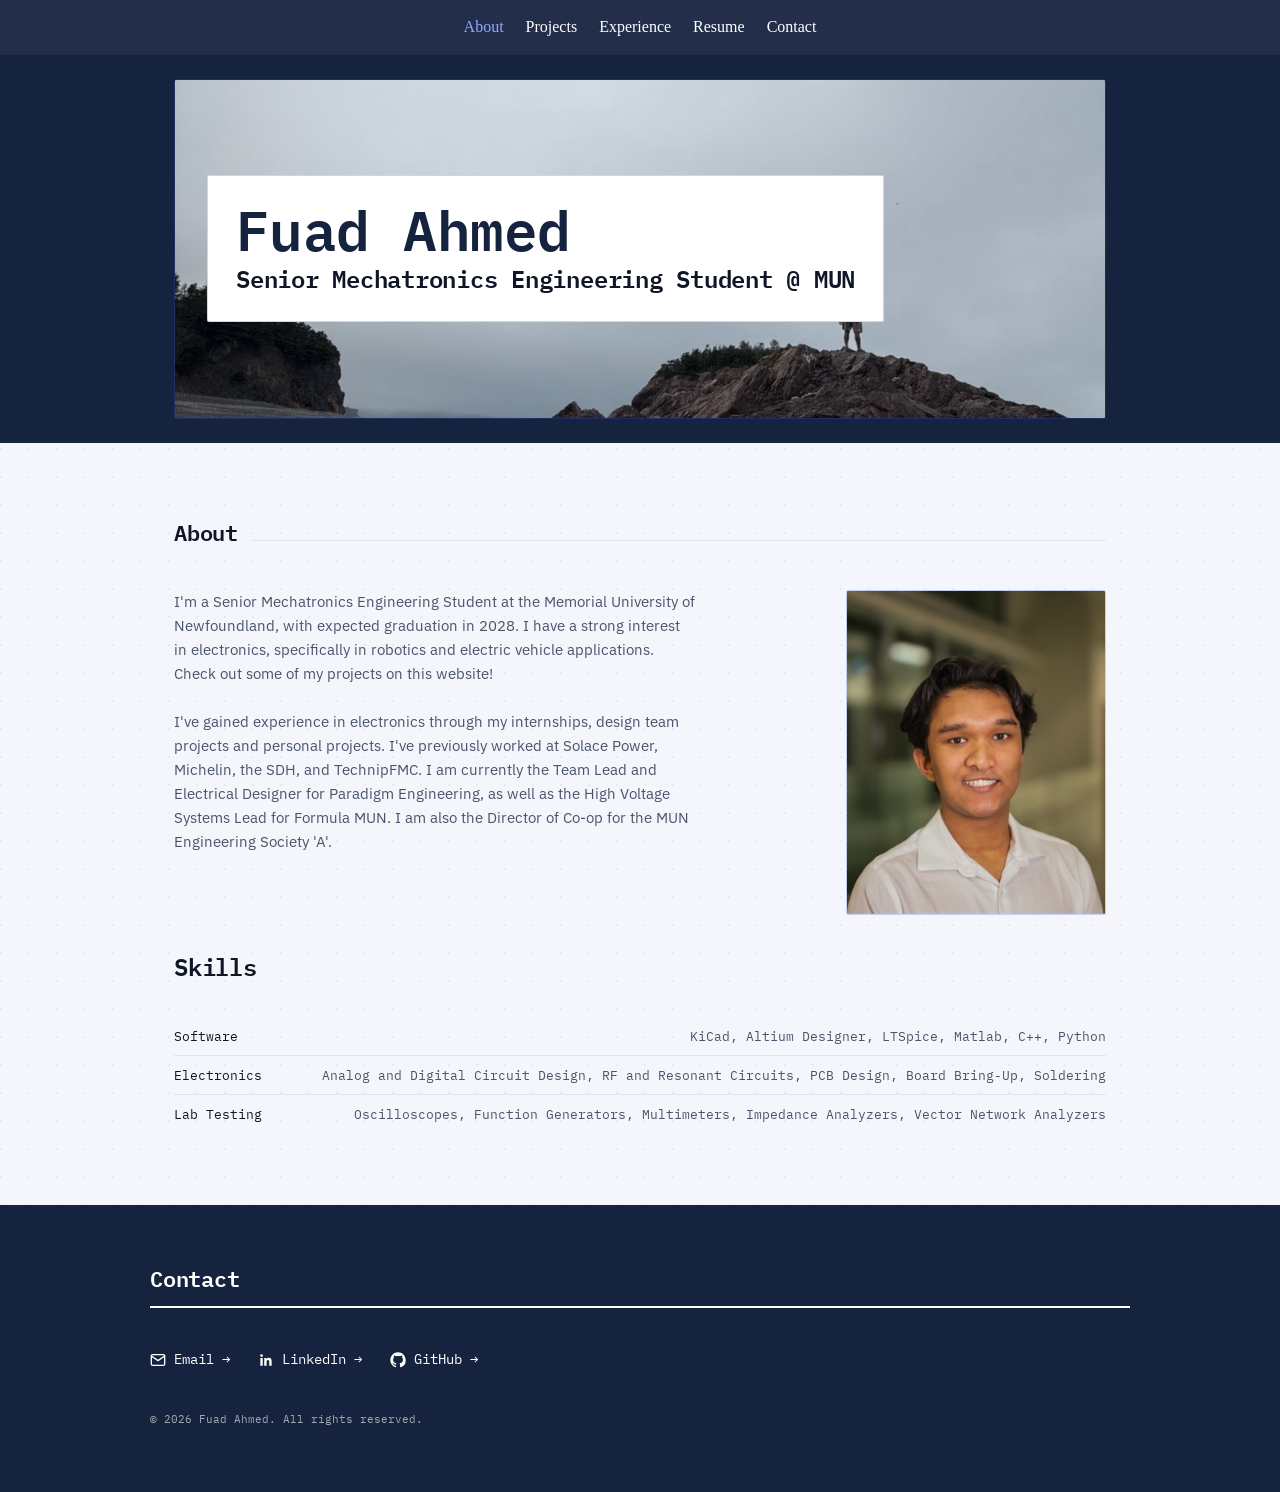
<file: index.html>
<!DOCTYPE html>
<html lang="en">
<head>
<meta charset="UTF-8">
<meta name="viewport" content="width=device-width, initial-scale=1.0">
<title>Fuad Ahmed</title>
<link rel="icon" href="fa-icon.svg" type="image/svg+xml">
<link rel="icon" href="fa-icon.ico" type="image/x-icon">
<link rel="preconnect" href="https://fonts.googleapis.com">
<link rel="preconnect" href="https://fonts.gstatic.com" crossorigin>
<link href="https://fonts.googleapis.com/css2?family=IBM+Plex+Mono:wght@400;500;600;700&family=IBM+Plex+Sans:wght@400;500;600&display=swap" rel="stylesheet">
<link rel="stylesheet" href="style.css">
</head>
<body>

<header class="site-nav">
  <div class="nav-inner">
    <nav class="nav-links">
      <a href="index.html" class="active">About</a>
      <a href="projects.html">Projects</a>
      <a href="experience.html">Experience</a>
      <a href="resume.html">Resume</a>
      <a href="#contact">Contact</a>
    </nav>
  </div>
</header>

<main class="wrap">

  <!-- ============ HERO ============ -->
  <section class="hero">
    <div class="hero-inner">
      <div class="hero-banner">
        <div class="hero-bg-carousel">
          <div class="hero-bg-slide is-active" style="background-image: url('Images/Nature/Chance Cove.JPG')"></div>
          <div class="hero-bg-slide" style="background-image: url('Images/Nature/Chance Cove Beach.jpeg')"></div>
          <div class="hero-bg-slide" style="background-image: url('Images/Nature/La Manche Bridge.jpeg')"></div>
          <div class="hero-bg-slide" style="background-image: url('Images/Nature/Butterpot Big Pond.jpeg')"></div>
        </div>
        <div class="hero-text">
          <h1>Fuad Ahmed</h1>
          <h2>Senior Mechatronics Engineering Student @ MUN</h2>
        </div>
      </div>
    </div>
  </section>

  <!-- ============ ABOUT ============ -->
  <section class="section" id="about-content">
    <div class="section-head">
      <h2>About</h2>
      <div class="rule"></div>
    </div>
    <div class="about-grid">
      <div class="about-top">
        <div class="about-copy">
          <p>I'm a Senior Mechatronics Engineering Student at the Memorial University of Newfoundland, 
            with expected graduation in 2028. I have a strong interest in electronics, specifically in robotics and electric vehicle
            applications. Check out some of my projects on this website! <br>
            <br>
            I've gained experience in electronics through my internships, design team projects and personal projects. 
            I've previously worked at Solace Power, Michelin, the SDH, and TechnipFMC. 
            I am currently the Team Lead and Electrical Designer for Paradigm Engineering, as well as the High Voltage Systems Lead
            for Formula MUN. I am also the Director of Co-op for the MUN Engineering Society 'A'.
          </p>
        </div>
        <img class="about-photo" src="Images/Fuad Ahmed .jpg" alt="Fuad Ahmed">
      </div>
      <h2>Skills</h2>
      <ul class="skill-list">
        <li><span>Software</span><span>KiCad, Altium Designer, LTSpice, Matlab, C++, Python</span></li>
        <li><span>Electronics</span><span>Analog and Digital Circuit Design, RF and Resonant Circuits, PCB Design, Board Bring-Up, Soldering</span></li>
        <li><span>Lab Testing</span><span>Oscilloscopes, Function Generators, Multimeters, Impedance Analyzers, Vector Network Analyzers</span></li>
      </ul>
    </div>
  </section>

  <!-- ============ CONTACT ============ -->
  <footer id="contact">
    <div class="section-head">
      <h2>Contact</h2>
      <div class="rule"></div>
    </div>
    <div class="contact-row">
      <a href="mailto:fahmed22@mun.ca"><svg viewBox="0 0 24 24" fill="none" stroke="currentColor" stroke-width="2" stroke-linecap="round" stroke-linejoin="round"><rect x="2" y="4" width="20" height="16" rx="2"></rect><path d="m22 6-10 7L2 6"></path></svg>Email →</a>
      <a href="www.linkedin.com/in/fuad-ahmed226"><svg viewBox="0 0 24 24" fill="currentColor"><path d="M20.45 20.45h-3.55v-5.57c0-1.33-.02-3.03-1.85-3.03-1.85 0-2.14 1.44-2.14 2.94v5.66H9.36V9h3.41v1.56h.05c.47-.9 1.63-1.85 3.36-1.85 3.6 0 4.27 2.37 4.27 5.46v6.28zM5.34 7.43a2.06 2.06 0 1 1 0-4.12 2.06 2.06 0 0 1 0 4.12zM7.12 20.45H3.56V9h3.56v11.45z"/></svg>LinkedIn →</a>
      <a href="https://github.com/FAhmed1I"><svg viewBox="0 0 24 24" fill="currentColor"><path d="M12 .5C5.73.5.5 5.73.5 12c0 5.08 3.29 9.39 7.86 10.91.58.11.79-.25.79-.56 0-.28-.01-1.02-.02-2-3.2.7-3.88-1.54-3.88-1.54-.53-1.34-1.29-1.7-1.29-1.7-1.05-.72.08-.71.08-.71 1.16.08 1.77 1.19 1.77 1.19 1.03 1.77 2.71 1.26 3.37.96.1-.75.4-1.26.73-1.55-2.55-.29-5.23-1.28-5.23-5.69 0-1.26.45-2.29 1.19-3.09-.12-.29-.52-1.46.11-3.05 0 0 .97-.31 3.18 1.18a11.1 11.1 0 0 1 2.9-.39c.98.01 1.97.13 2.9.39 2.2-1.49 3.17-1.18 3.17-1.18.63 1.59.23 2.76.11 3.05.74.8 1.19 1.83 1.19 3.09 0 4.42-2.69 5.39-5.25 5.68.41.36.78 1.06.78 2.15 0 1.55-.01 2.8-.01 3.18 0 .31.21.68.8.56A10.51 10.51 0 0 0 23.5 12C23.5 5.73 18.27.5 12 .5z"/></svg>GitHub →</a>
    </div>
    <p class="fine">© 2026 Fuad Ahmed. All rights reserved.</p>
  </footer>

</main>

<script>
  // Hero background carousel — auto-advances through .hero-bg-slide
  // elements; does nothing if there's only one.
  const heroSlides = document.querySelectorAll('.hero-bg-slide');
  if (heroSlides.length > 1) {
    let heroIndex = 0;
    setInterval(() => {
      heroSlides[heroIndex].classList.remove('is-active');
      heroIndex = (heroIndex + 1) % heroSlides.length;
      heroSlides[heroIndex].classList.add('is-active');
    }, 6000);
  }
</script>

</body>
</html>
</file>
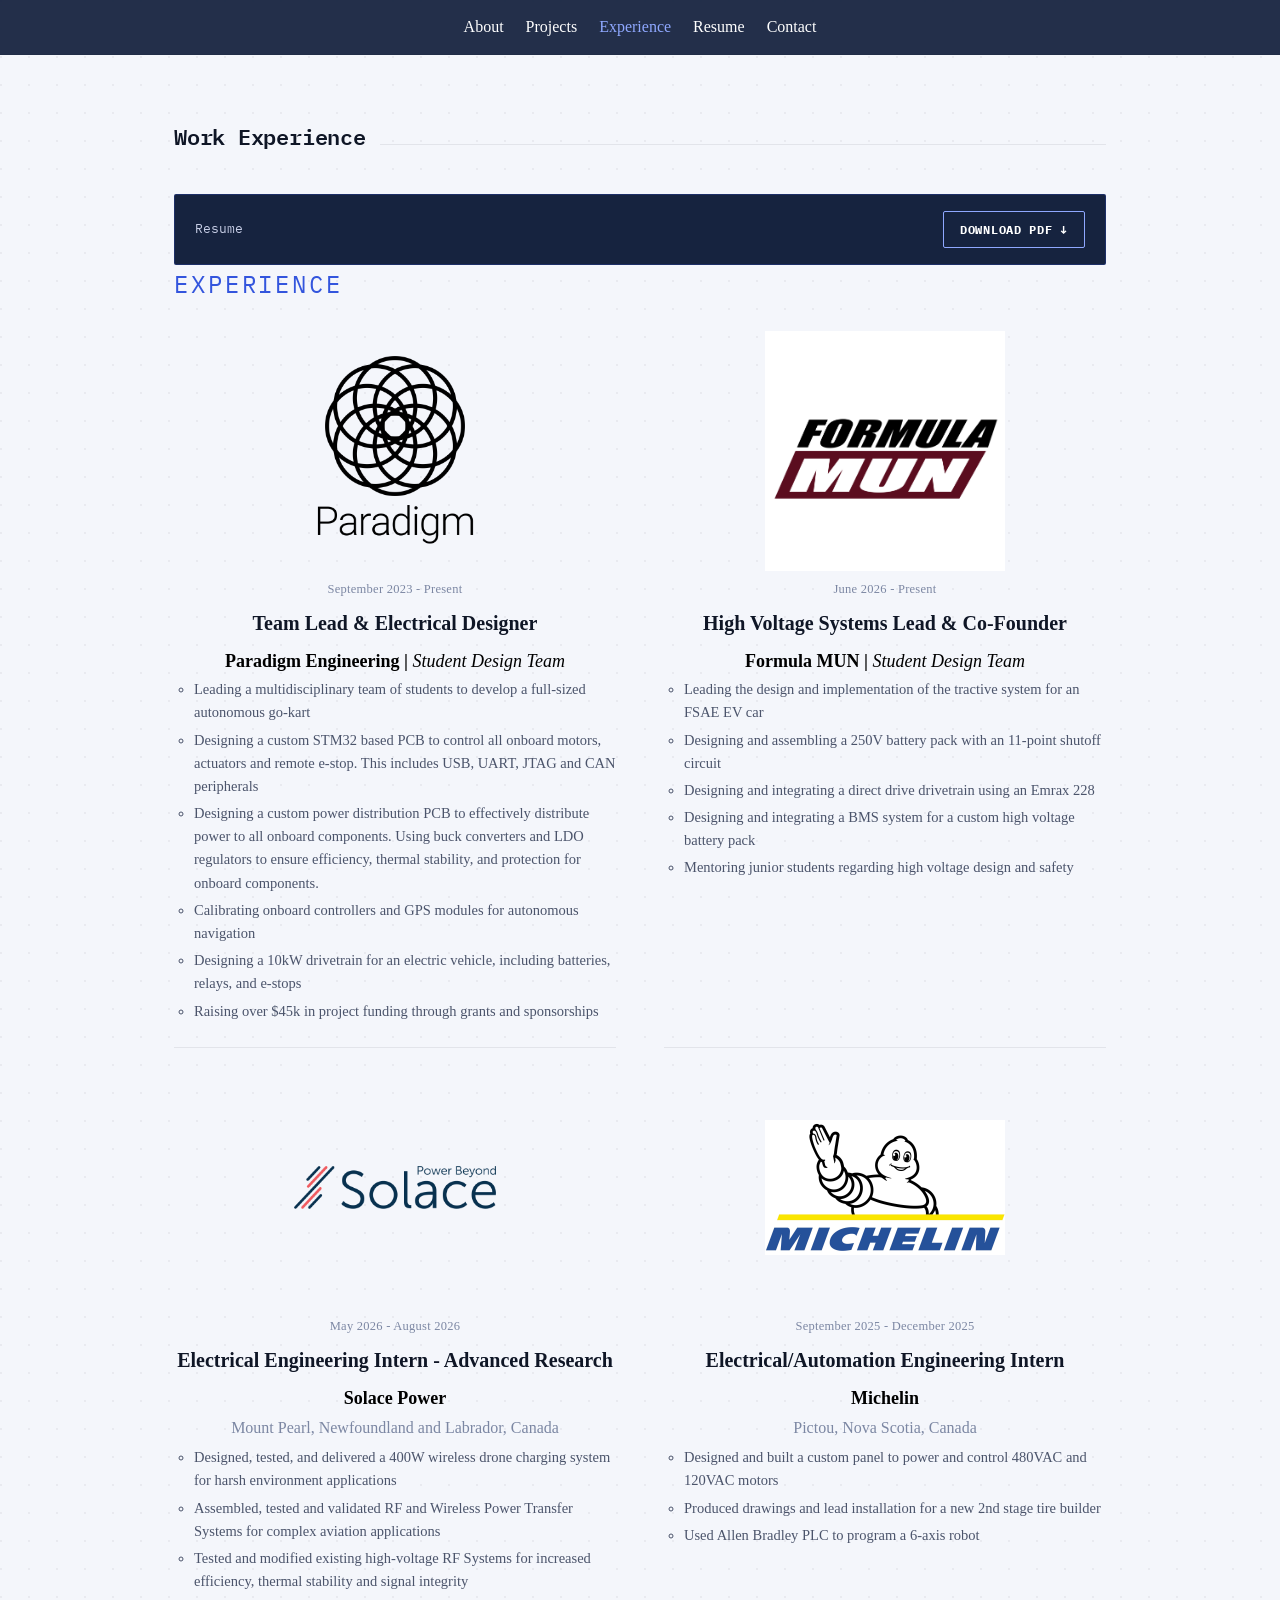
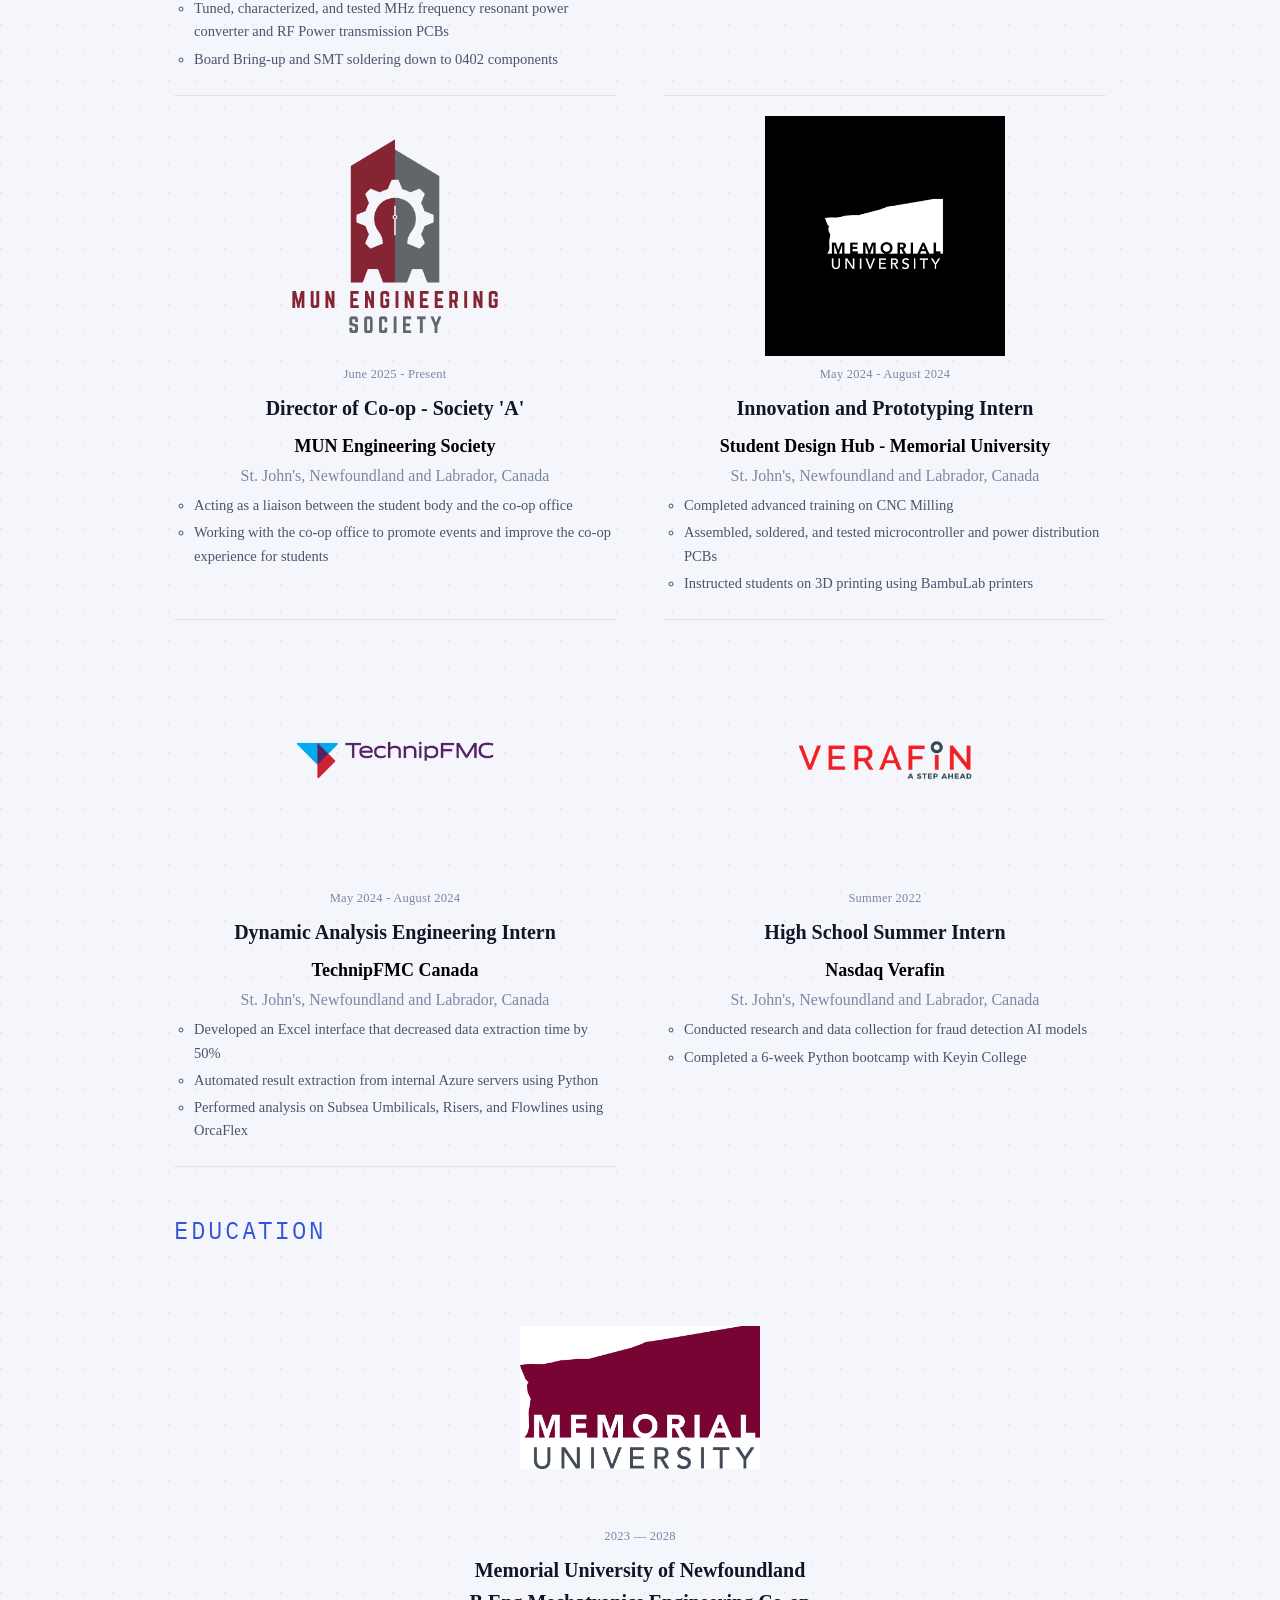
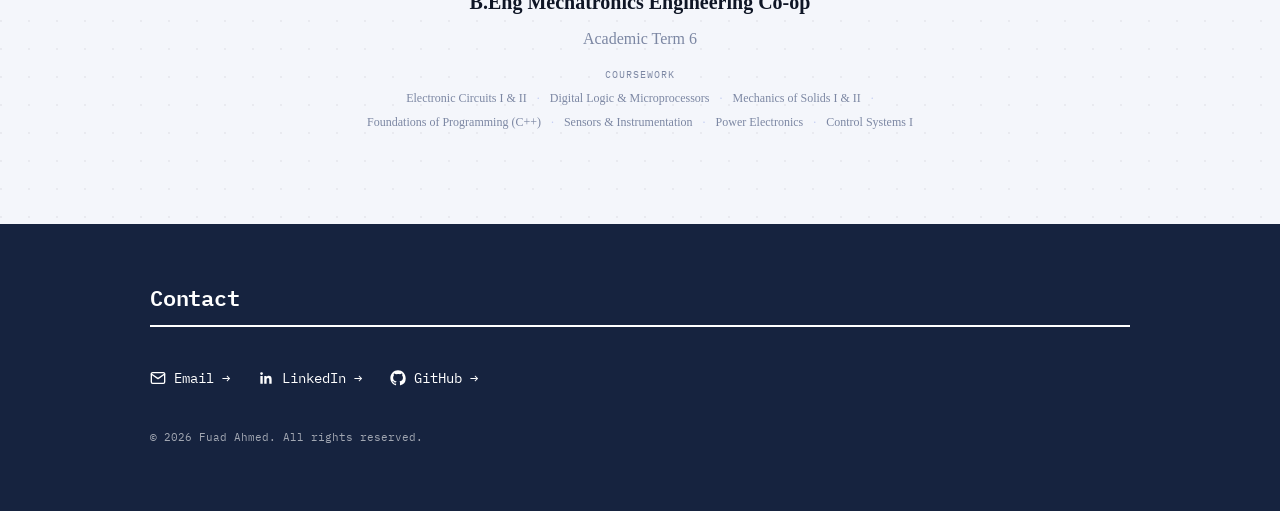
<file: experience.html>
<!DOCTYPE html>
<html lang="en">
<head>
<meta charset="UTF-8">
<meta name="viewport" content="width=device-width, initial-scale=1.0">
<title>Experience — Fuad</title>
<link rel="icon" href="fa-icon.svg" type="image/svg+xml">
<link rel="icon" href="fa-icon.ico" type="image/x-icon">
<link rel="preconnect" href="https://fonts.googleapis.com">
<link rel="preconnect" href="https://fonts.gstatic.com" crossorigin>
<link href="https://fonts.googleapis.com/css2?family=IBM+Plex+Mono:wght@400;500;600;700&family=IBM+Plex+Sans:wght@400;500;600&display=swap" rel="stylesheet">
<link rel="stylesheet" href="style.css">
</head>
<body>

<header class="site-nav">
  <div class="nav-inner">
    <nav class="nav-links">
      <a href="index.html">About</a>
      <a href="projects.html">Projects</a>
      <a href="experience.html" class="active">Experience</a>
      <a href="resume.html">Resume</a>
      <a href="#contact">Contact</a>
    </nav>
  </div>
</header>

<main class="wrap">
  <!-- ============ RESUME ============ -->
  <section class="section" style="padding-top: 64px;">
    <div class="section-head">
      <h2>Work Experience</h2>
      <div class="rule"></div>
    </div>
    <div class="resume-download">
      <span class="fname">Resume</span>
      <a class="dl-btn" href="Images/Documents/Fuad Ahmed Resume 2026.pdf" download>Download PDF ↓</a>
    </div>

    <p class="resume-subhead">Experience</p>
    <ul class="timeline timeline-columns">

<!-- Paradigm-->
      <li>
        <div class="what">
          <div class="role-row">
            <img class="logo" src="Images/Logos/Copy of paradigm-geometry-bg-05.png" alt="Company name logo">
            <span class="when">September 2023 - Present</span>
            <h4>Team Lead & Electrical Designer</h4>
          </div>
          <div class="org"><a href="https://munparadigm.com/" class="plain-link">Paradigm Engineering</a> | <i>Student Design Team</i></div>
          <ul class="bullet-list">
            <li>Leading a multidisciplinary team of students to develop a full-sized autonomous go-kart</li>
            <li>Designing a custom STM32 based PCB to control all onboard motors, actuators and remote e-stop. This includes USB, UART, JTAG and CAN peripherals</li>
            <li>Designing a custom power distribution PCB to effectively distribute power to all onboard components. 
              Using buck converters and LDO regulators to ensure efficiency, thermal stability, and protection for onboard components.</li>
            <li>Calibrating onboard controllers and GPS modules for autonomous navigation</li>
            <li>Designing a 10kW drivetrain for an electric vehicle, including batteries, relays, and e-stops</li>
            <li>Raising over $45k in project funding through grants and sponsorships</li>
          </ul>
        </div>
      </li>

<!-- Formula MUN-->
      <li>
        <div class="what">
          <div class="role-row">
            <img class="logo" src="Images/Logos/Formula MUN.png" alt="Company name logo">
            <span class="when">June 2026 - Present</span>
            <h4>High Voltage Systems Lead & Co-Founder</h4>
          </div>
          <div class="org"><a href="https://munsu.ca/memorialfsae" class="plain-link">Formula MUN</a> | <i> Student Design Team</i></div>
          <ul class="bullet-list">
            <li>Leading the design and implementation of the tractive system for an FSAE EV car</li>
            <li>Designing and assembling a 250V battery pack with an 11-point shutoff circuit</li>
            <li>Designing and integrating a direct drive drivetrain using an Emrax 228</li>
            <li>Designing and integrating a BMS system for a custom high voltage battery pack</li>
            <li>Mentoring junior students regarding high voltage design and safety</li>
          </ul>
        </div>
      </li>


<!-- Solace Power-->
      <li>
        <div class="what">
          <div class="role-row">
            <img class="logo" src="Images/Logos/Solace Power.png" alt="Company name logo">
            <span class="when">May 2026 - August 2026</span>
            <h4>Electrical Engineering Intern - Advanced Research</h4>
          </div>
          <div class="org"><a href="https://www.solace.ca/" class="plain-link">Solace Power</a></div>
          <div class="location">Mount Pearl, Newfoundland and Labrador, Canada</div>
          <ul class="bullet-list">
            <li>Designed, tested, and delivered a 400W <a href="https://www.solace.ca/news/solace-power-and-skydock-announce-collaboration-to-explore-wireless-charging-for-autonomous-drone-operations" class="plain-link">wireless drone charging system</a> for harsh environment applications</li>
            <li>Assembled, tested and validated RF and Wireless Power Transfer Systems for complex aviation applications</li>
            <li>Tested and modified existing high-voltage RF Systems for increased efficiency, thermal stability and signal integrity</li>
            <li>Tuned, characterized, and tested MHz frequency resonant power converter and RF Power transmission PCBs</li>
            <li>Board Bring-up and SMT soldering down to 0402 components</li>
          </ul>
        </div>
      </li>


<!-- Michelin-->
      <li>
        <div class="what">
          <div class="role-row">
            <img class="logo" src="Images/Logos/Michelin.png" alt="Company name logo">
            <span class="when">September 2025 - December 2025</span>
            <h4>Electrical/Automation Engineering Intern</h4>
          </div>
          <div class="org"><a href="https://www.michelin.ca/en/" class="plain-link">Michelin</a></div>
          <div class="location">Pictou, Nova Scotia, Canada</div>
          <ul class="bullet-list">
            <li>Designed and built a custom panel to power and control 480VAC and 120VAC motors</li>
            <li>Produced drawings and lead installation for a new 2nd stage tire builder</li>
            <li>Used Allen Bradley PLC to program a 6-axis robot</li>
          </ul>
        </div>
      </li>

<!-- Eng Soc-->
      <li>
        <div class="what">
          <div class="role-row">
            <img class="logo" src="Images/Logos/eng_soc.png" alt="Company name logo">
            <span class="when">June 2025 - Present</span>
            <h4>Director of Co-op - Society 'A'</h4>
          </div>
          <div class="org"><a href="https://munengineeringsociety.ca/" class="plain-link">MUN Engineering Society</a></div>
          <div class="location">St. John's, Newfoundland and Labrador, Canada</div>

          <ul class="bullet-list">
            <li>Acting as a liaison between the student body and the co-op office</li>
            <li>Working with the co-op office to promote events and improve the co-op experience for students</li>
          </ul>
        </div>
      </li>
      
  <!-- SDH-->
      <li>
        <div class="what">
          <div class="role-row">
            <img class="logo" src="Images/Logos/sdh_logo.png" alt="Company name logo">
            <span class="when">May 2024 - August 2024</span>
            <h4>Innovation and Prototyping Intern</h4>
          </div>
          <div class="org"><a href="https://www.mun.ca/sdh/" class="plain-link">Student Design Hub - Memorial University</a></div>
          <div class="location">St. John's, Newfoundland and Labrador, Canada</div>
          <ul class="bullet-list">
            <li>Completed advanced training on CNC Milling</li>
            <li>Assembled, soldered, and tested microcontroller and power distribution PCBs</li>
            <li>Instructed students on 3D printing using BambuLab printers</li>
          </ul>
        </div>
      </li>

<!-- TechnipFMC-->
      <li>
        <div class="what">
          <div class="role-row">
            <img class="logo" src="Images/Logos/TechnipFMC.png" alt="Company name logo">
            <span class="when">May 2024 - August 2024</span>
            <h4>Dynamic Analysis Engineering Intern</h4>
          </div>
          <div class="org"><a href="https://www.technipfmc.com/en/about-us/" class="plain-link">TechnipFMC Canada</a></div>
          <div class="location">St. John's, Newfoundland and Labrador, Canada</div>
          <ul class="bullet-list">
            <li>Developed an Excel interface that decreased data extraction time by 50%</li>
            <li>Automated result extraction from internal Azure servers using Python</li>
            <li>Performed analysis on Subsea Umbilicals, Risers, and Flowlines using OrcaFlex</li>
          </ul>
        </div>
      </li>

<!-- Nasdaq Verafin-->
      <li>
        <div class="what">
          <div class="role-row">
            <img class="logo" src="Images/Logos/verafin.png" alt="Company name logo">
            <span class="when">Summer 2022</span>
            <h4>High School Summer Intern</h4>
          </div>
          <div class="org"><a href="https://verafin.com/" class="plain-link">Nasdaq Verafin</a></div>
          <div class="location">St. John's, Newfoundland and Labrador, Canada</div>
          <ul class="bullet-list">
            <li>Conducted research and data collection for fraud detection AI models</li>
            <li>Completed a 6-week Python bootcamp with Keyin College</li>
          </ul>
        </div>
      </li>
    </ul>

<!-- MUN-->

    <p class="resume-subhead">Education</p>
    <ul class="timeline">
      <li>
        <div class="what">
          <div class="role-row">
            <img class="logo" src="Images/Logos/MUN_Logo_CMYK_color.jpg" alt="University logo">
            <span class="when">2023 — 2028</span>
            <h4>Memorial University of Newfoundland<br>
              B.Eng Mechatronics Engineering Co-op               
            </h4>
          </div>
          <div class="location">Academic Term 6</div>
          <p class="coursework-label">Coursework</p>
          <ul class="coursework-list">
            <li>Electronic Circuits I &amp; II</li>
            <li>Digital Logic &amp; Microprocessors</li>
            <li>Mechanics of Solids I &amp; II</li>
            <li>Foundations of Programming (C++)</li>
            <li>Sensors &amp; Instrumentation</li>
            <li>Power Electronics</li>
            <li>Control Systems I</li>
          </ul>

        </div>
      </li>
    </ul>
  </section>

  <!-- ============ CONTACT ============ -->
  <footer id="contact">
    <div class="section-head">
      <h2>Contact</h2>
      <div class="rule"></div>
    </div>
    <div class="contact-row">
      <a href="mailto:fahmed22@mun.ca"><svg viewBox="0 0 24 24" fill="none" stroke="currentColor" stroke-width="2" stroke-linecap="round" stroke-linejoin="round"><rect x="2" y="4" width="20" height="16" rx="2"></rect><path d="m22 6-10 7L2 6"></path></svg>Email →</a>
      <a href="www.linkedin.com/in/fuad-ahmed226"><svg viewBox="0 0 24 24" fill="currentColor"><path d="M20.45 20.45h-3.55v-5.57c0-1.33-.02-3.03-1.85-3.03-1.85 0-2.14 1.44-2.14 2.94v5.66H9.36V9h3.41v1.56h.05c.47-.9 1.63-1.85 3.36-1.85 3.6 0 4.27 2.37 4.27 5.46v6.28zM5.34 7.43a2.06 2.06 0 1 1 0-4.12 2.06 2.06 0 0 1 0 4.12zM7.12 20.45H3.56V9h3.56v11.45z"/></svg>LinkedIn →</a>
      <a href="https://github.com/FAhmed1I"><svg viewBox="0 0 24 24" fill="currentColor"><path d="M12 .5C5.73.5.5 5.73.5 12c0 5.08 3.29 9.39 7.86 10.91.58.11.79-.25.79-.56 0-.28-.01-1.02-.02-2-3.2.7-3.88-1.54-3.88-1.54-.53-1.34-1.29-1.7-1.29-1.7-1.05-.72.08-.71.08-.71 1.16.08 1.77 1.19 1.77 1.19 1.03 1.77 2.71 1.26 3.37.96.1-.75.4-1.26.73-1.55-2.55-.29-5.23-1.28-5.23-5.69 0-1.26.45-2.29 1.19-3.09-.12-.29-.52-1.46.11-3.05 0 0 .97-.31 3.18 1.18a11.1 11.1 0 0 1 2.9-.39c.98.01 1.97.13 2.9.39 2.2-1.49 3.17-1.18 3.17-1.18.63 1.59.23 2.76.11 3.05.74.8 1.19 1.83 1.19 3.09 0 4.42-2.69 5.39-5.25 5.68.41.36.78 1.06.78 2.15 0 1.55-.01 2.8-.01 3.18 0 .31.21.68.8.56A10.51 10.51 0 0 0 23.5 12C23.5 5.73 18.27.5 12 .5z"/></svg>GitHub →</a>
    </div>
    <p class="fine">© 2026 Fuad Ahmed. All rights reserved.</p>
  </footer>

</main>

</body>
</html>
</file>
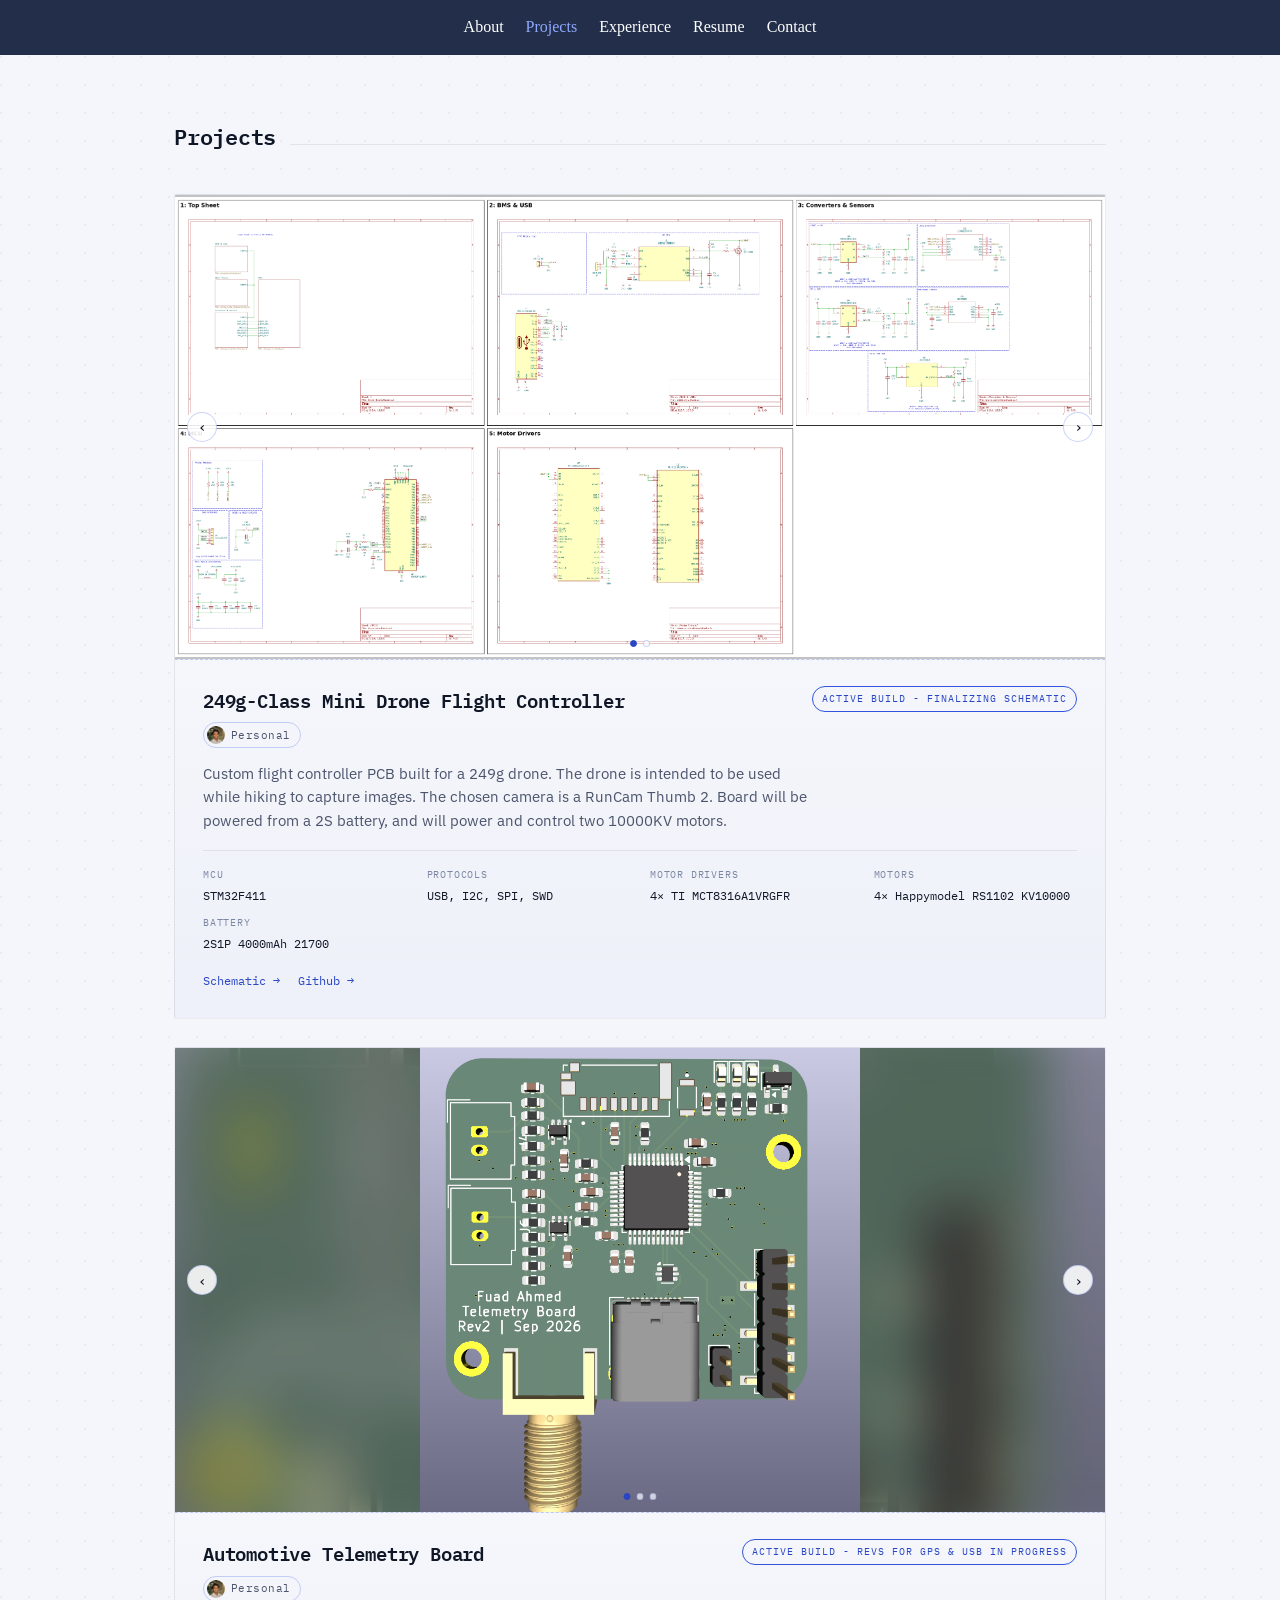
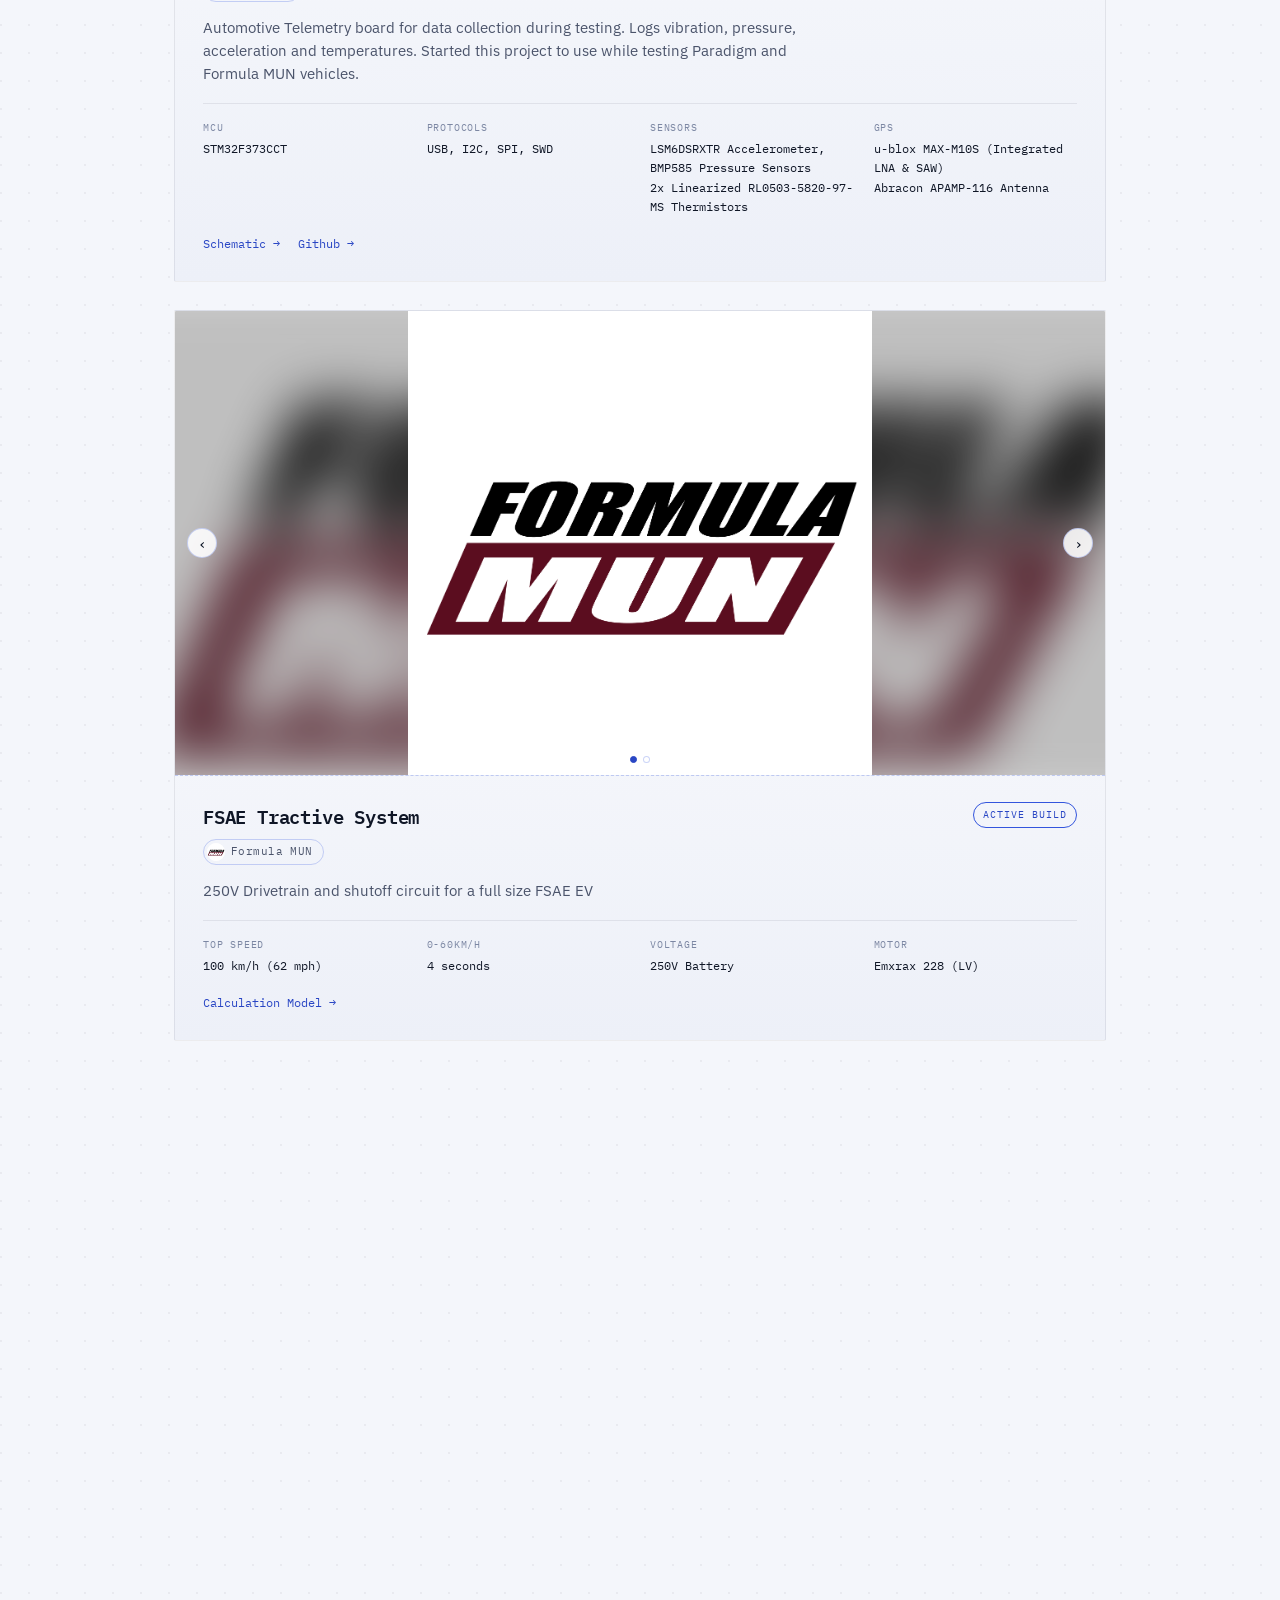
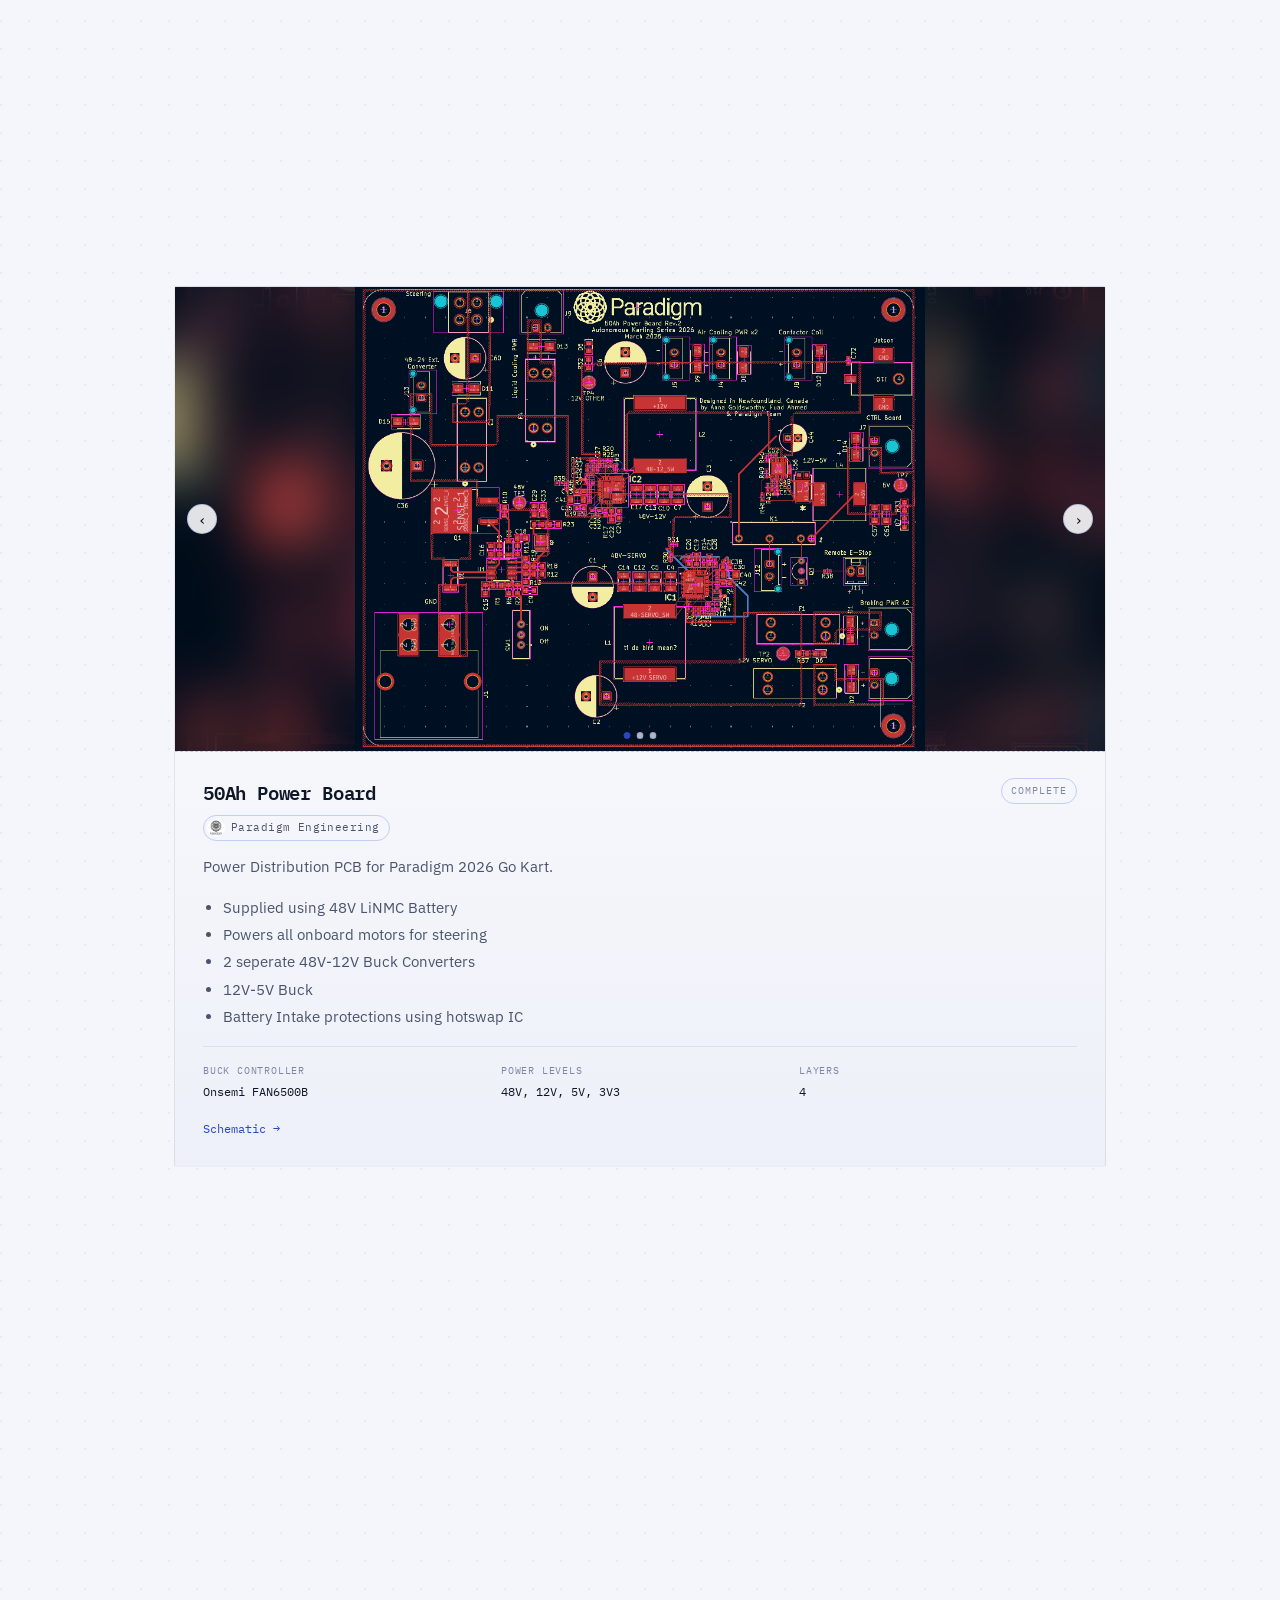
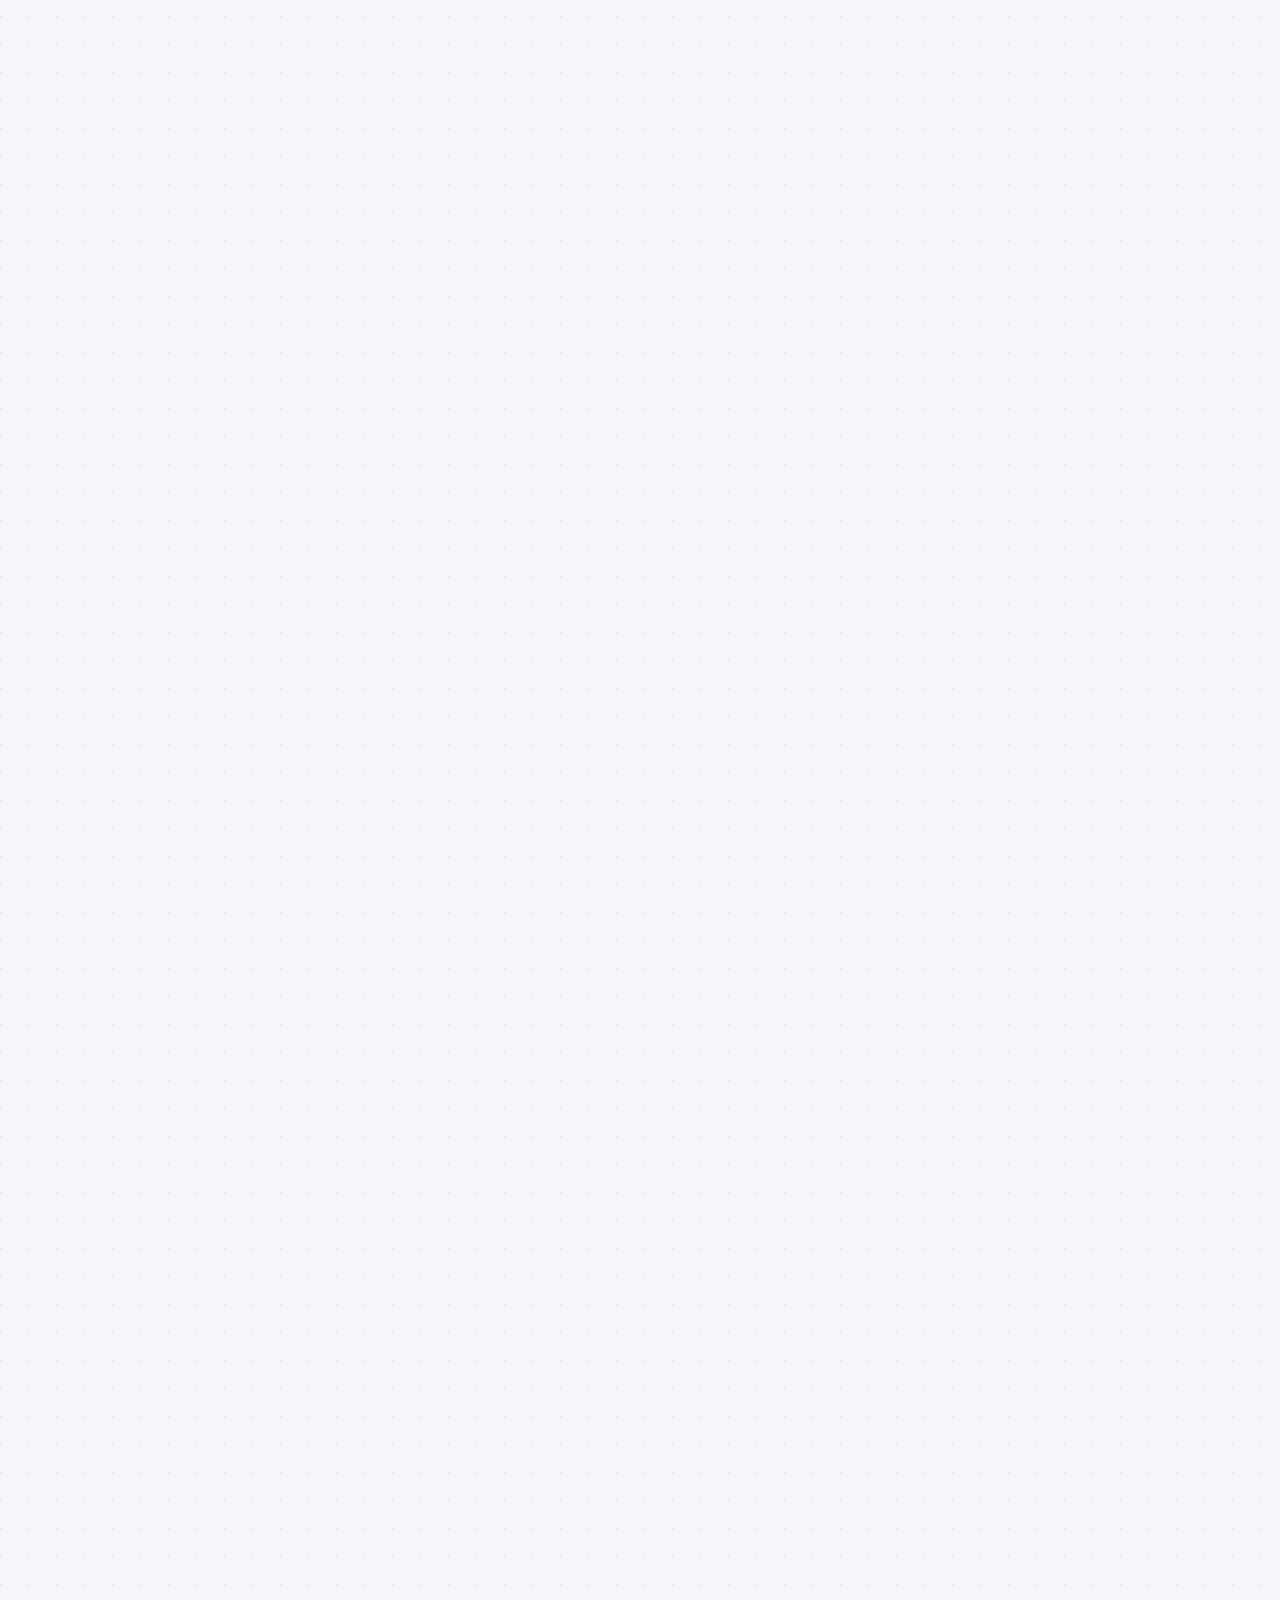
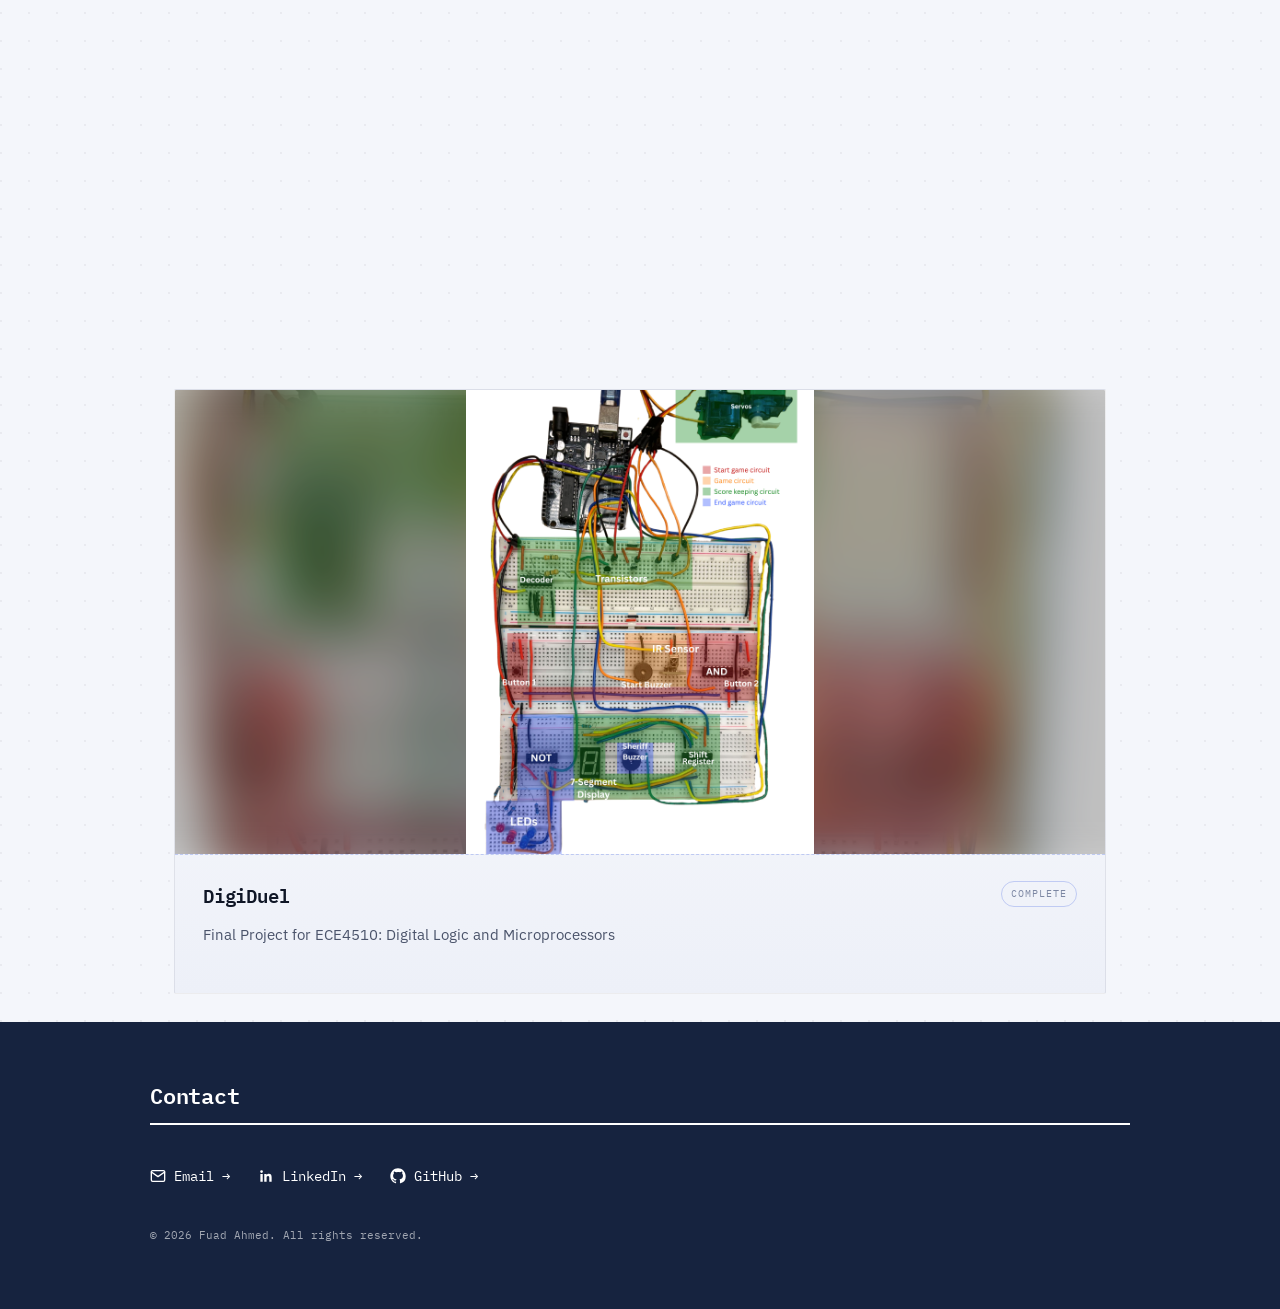
<file: projects.html>
<!DOCTYPE html>
<html lang="en">
<head>
<meta charset="UTF-8">
<meta name="viewport" content="width=device-width, initial-scale=1.0">
<title>Projects — Fuad</title>
<link rel="icon" href="fa-icon.svg" type="image/svg+xml">
<link rel="icon" href="fa-icon.ico" type="image/x-icon">
<link rel="preconnect" href="https://fonts.googleapis.com">
<link rel="preconnect" href="https://fonts.gstatic.com" crossorigin>
<link href="https://fonts.googleapis.com/css2?family=IBM+Plex+Mono:wght@400;500;600;700&family=IBM+Plex+Sans:wght@400;500;600&display=swap" rel="stylesheet">
<link rel="stylesheet" href="style.css">
</head>
<body>

<header class="site-nav">
  <div class="nav-inner">
    <nav class="nav-links">
      <a href="index.html">About</a>
      <a href="projects.html" class="active">Projects</a>
      <a href="experience.html">Experience</a>
      <a href="resume.html">Resume</a>
      <a href="#contact">Contact</a>
    </nav>
  </div>
</header>

<main class="wrap">

  <!-- ============ PROJECTS ============ -->
  <section class="section" style="padding-top: 64px;">
    <div class="section-head">
      <h2>Projects</h2>
      <div class="rule"></div>
    </div>

    <!-- Drone Board -->
    <article class="sheet">
      <div class="sheet-media carousel">
        <div class="carousel-slide"><img src="Images/Boards/Drone_Board_grid.png" alt="Mini drone flight controller"></div>
        <div class="carousel-slide"><img src="Images/thumb2.jpg" alt="Mini drone flight controller"></div>
      </div>
      <div class="sheet-body">
        <div class="sheet-top">
          <h3>249g-Class Mini Drone Flight Controller</h3>
          <span class="status active">Active build - Finalizing Schematic</span>
        </div>
        <div class="tags">
          <span class="org-tag"><img src="Images/Fuad Ahmed .jpg" alt="Personal">Personal</span>
        </div>
        <p class="desc">
          Custom flight controller PCB built for a 249g drone. The drone is intended to be used while hiking
          to capture images. The chosen camera is a RunCam Thumb 2. Board will be powered from a 2S battery, and will
          power and control two 10000KV motors. 

        </p>
        <div class="specs">
          <div class="spec"><span class="k">MCU</span><span class="v">STM32F411</span></div>
          <div class="spec"><span class="k">Protocols</span><span class="v">USB, I2C, SPI, SWD</span></div>
          <div class="spec"><span class="k">Motor drivers</span><span class="v">4× TI MCT8316A1VRGFR</span></div>
          <div class="spec"><span class="k">Motors</span><span class="v">4× Happymodel RS1102 KV10000</span></div>
          <div class="spec"><span class="k">Battery</span><span class="v">2S1P 4000mAh 21700</span></div>
        </div>
        <div class="sheet-links">
          <a href="Images/Documents/Drone Board.pdf">Schematic →</a>
          <a href="https://github.com/FAhmed1I/mini_drone_project/tree/957e5d92b8cba57636a64847360986584fd1a7e2/Flight%20Controller%20PCB"> Github → </a>
        </div>
      </div>
    </article>

<!-- Telemetry Board -->
    <article class="sheet">
      <div class="sheet-media carousel">
        <div class="carousel-slide"><img src="Images/Boards/Telem Board Front 3D.png" alt="Mini drone flight controller"></div>
        <div class="carousel-slide"><img src="Images/Boards/Telem Board Back 3D.png" alt="Mini drone flight controller"></div>
        <div class="carousel-slide"><img src="Images/Boards/Telem Module Layout.png" alt="Mini drone flight controller"></div>
      </div>
      <div class="sheet-body">
        <div class="sheet-top">
          <h3>Automotive Telemetry Board</h3>
          <span class="status active">Active build - Revs for GPS & USB in progress</span>
        </div>
        <div class="tags">
          <span class="org-tag"><img src="Images/Fuad Ahmed .jpg" alt="Personal">Personal</span>
        </div>
        <p class="desc">
          Automotive Telemetry board for data collection during testing. Logs vibration, pressure, acceleration and temperatures.
          Started this project to use while testing Paradigm and Formula MUN vehicles. 
        </p>
        <div class="specs">
          <div class="spec"><span class="k">MCU</span><span class="v">STM32F373CCT</span></div>
          <div class="spec"><span class="k">Protocols</span><span class="v">USB, I2C, SPI, SWD</span></div>
          <div class="spec"><span class="k">Sensors</span><span class="v">LSM6DSRXTR Accelerometer, BMP585 Pressure Sensors <br> 2x Linearized RL0503-5820-97-MS Thermistors</span></div>
          <div class="spec"><span class="k">GPS</span><span class="v">u-blox MAX-M10S (Integrated LNA & SAW)<br> Abracon APAMP-116 Antenna</span></div>

        </div>
        <div class="sheet-links">
          <a href="Images/Documents/Telemetry Box.pdf">Schematic →</a>
          <a href="https://github.com/FAhmed1I/Telemetry-Board"> Github → </a>

        </div>
      </div>
    </article>

<!-- FSAE Tractive -->
    <article class="sheet">
      <div class="sheet-media carousel">
        <div class="carousel-slide"><img src="Images/Logos/Formula MUN.png" alt="Mini drone flight controller"></div>
        <div class="carousel-slide"><img src="Images/Documents/Tractive Shutoff.png" alt="Mini drone flight controller"></div>
      </div>
      <div class="sheet-body">
        <div class="sheet-top">
          <h3>FSAE Tractive System</h3>
          <span class="status active">Active build</span>
        </div>
        <div class="tags">
          <span class="org-tag"><img src="Images/Logos/Formula MUN.png" alt="Formula MUN">Formula MUN</span>
        </div>
        <p class="desc">
          250V Drivetrain and shutoff circuit for a full size FSAE EV 
        </p>
        <div class="specs">
          <div class="spec"><span class="k">Top Speed</span><span class="v">100 km/h (62 mph)</span></div>
          <div class="spec"><span class="k">0-60km/h</span><span class="v">4 seconds</span></div>
          <div class="spec"><span class="k">Voltage</span><span class="v">250V Battery</span></div>
          <div class="spec"><span class="k">Motor</span><span class="v">Emxrax 228 (LV)</span></div>

        </div>
        <div class="sheet-links">
          <a href="Images/Documents/Tractive Energy Calculation Sheet.xlsx">Calculation Model →</a>
        </div>
      </div>
    </article>




        <!--Paradigm 10kW Drivetrain -->
    <article class="sheet">
      <div class="sheet-media carousel">
        <div class="carousel-slide">
          <video controls preload="metadata">
            <source src="Images/5999DC80-784B-48DC-90E8-7FA44298CB23.mov">
          </video>
        </div>
      </div>
      <div class="sheet-body">
        <div class="sheet-top">
          <h3>Paradigm 10kW Go-Kart Drivetrain</h3>
          <span class="status planning">Complete</span>
        </div>
        <div class="tags">
          <span class="org-tag"><img src="Images/Logos/Copy of paradigm-geometry-bg-05.png" alt="Paradigm Engineering">Paradigm Engineering</span>
        </div>
        <p class="desc">10kW Powertrain for Paradigm 2026 Go Kart.</p>
        <ul class="bullet-list">
          <li>DC Contactor for Physical and Remote E-stop</li>
          <li>Redundant shutoffs: If auxiliary power or control signals are lost, motor will not have power</li>
          <li>Using Golden Motor Inverter</li>
        </ul>
        <div class="specs">
        <div class="spec"><span class="k">Top Speed</span><span class="v">120km/h (74.5mph)</span></div>
        <div class="spec"><span class="k">Battery</span><span class="v">72V 50Ah Molicel</span></div>
        <div class="spec"><span class="k">Motor</span><span class="v">10kW Golden Motor Liquid-Cooled BLDC</span></div>
      </div>
    </article>
    <!-- 50Ah Board -->
    <article class="sheet">
      <div class="sheet-media carousel">
        <div class="carousel-slide"><img src="Images/Boards/50Ah Power Board.png" alt="50Ah Power Board render"></div>
        <div class="carousel-slide"><img src="Images/Boards/50Ah Power Board 3D View.png" alt="50Ah Power Board 3D view"></div>
        <div class="carousel-slide"><img src="Images/Boards/50Ah Power Board Real Image.jpg" alt="50Ah Power Board assembled"></div>
      </div>
      <div class="sheet-body">
        <div class="sheet-top">
          <h3>50Ah Power Board</h3>
          <span class="status planning">Complete</span>
        </div>
        <div class="tags">
          <span class="org-tag"><img src="Images/Logos/Copy of paradigm-geometry-bg-05.png" alt="Paradigm Engineering">Paradigm Engineering</span>
        </div>
        <p class="desc">Power Distribution PCB for Paradigm 2026 Go Kart.</p>
        <ul class="bullet-list">
          <li>Supplied using 48V LiNMC Battery</li>
          <li>Powers all onboard motors for steering</li>
          <li>2 seperate 48V-12V Buck Converters</li>
          <li>12V-5V Buck</li>
          <li>Battery Intake protections using hotswap IC</li>
        </ul>
        <div class="specs">
        <div class="spec"><span class="k">Buck Controller</span><span class="v">Onsemi FAN6500B</span></div>
        <div class="spec"><span class="k">Power Levels</span><span class="v">48V, 12V, 5V, 3V3</span></div>
        <div class="spec"><span class="k">Layers</span><span class="v">4</span></div>
        </div>
        <div class="sheet-links">
          <a href="Images/Boards/50AH Power Board Schematic.png">Schematic →</a>
        </div>
      </div>
    </article>
    
    <!--AUX CTRL -->
    <article class="sheet">
      <div class="sheet-media carousel">
        <div class="carousel-slide"><img src="Images/Boards/Aux CTRL 3D View.png" alt="50Ah Power Board render"></div>
        <div class="carousel-slide"><img src="Images/Boards/AUX CTRL.png" alt="50Ah Power Board 3D view"></div>
      </div>
      <div class="sheet-body">
        <div class="sheet-top">
          <h3>Auxiliary Control Board</h3>
          <span class="status planning">Complete</span>
        </div>
        <div class="tags">
          <span class="org-tag"><img src="Images/Logos/Copy of paradigm-geometry-bg-05.png" alt="Paradigm Engineering">Paradigm Engineering</span>
        </div>
        <p class="desc">
          Final Control PCB for Paradigm AKS 2026. Based on STM32 POC board, with addition of a CAN transceiver and 
          additional pin breakouts.
        </p>
        <div class="specs">
        <div class="spec"><span class="k">Microprocessors</span><span class="v">STM32G474RET6</span></div>
        <div class="spec"><span class="k">Interfaces</span><span class="v">JTAG, UART, USB, CAN</span></div>
        <div class="spec"><span class="k">Power Levels</span><span class="v">5V & 3V3 (Using STMLD3985M33R_SOT23)</span></div>
        <div class="spec"><span class="k">Layers</span><span class="v">4</span></div>
        </div>

        <div class="sheet-links">
          <a href="Images/Boards/Aux CTRL Schematic.png">Schematic →</a>
        </div>
      </div>
    </article>

        <!--STM32 POC -->
    <article class="sheet">
      <div class="sheet-media carousel">
        <div class="carousel-slide"><img src="Images/Boards/STM32 POC.png" alt="50Ah Power Board render"></div>
        <div class="carousel-slide"><img src="Images/Boards/STM32 POC 3D View.png" alt="50Ah Power Board 3D view"></div>
      </div>
      <div class="sheet-body">
        <div class="sheet-top">
          <h3>STM32 POC Board</h3>
          <span class="status planning">Complete</span>
        </div>
        <div class="tags">
          <span class="org-tag"><img src="Images/Logos/Copy of paradigm-geometry-bg-05.png" alt="Paradigm Engineering">Paradigm Engineering</span>
        </div>
        <p class="desc">
          Proof of Concept STM32 Board for testing and development of AKS 2026 Controls. Served as validation of hardware design
          and firmware integration of the STM platform and STM32G474. 
        </p>
        <div class="specs">
        <div class="spec"><span class="k">Microprocessors</span><span class="v">STM32G474RET6</span></div>
        <div class="spec"><span class="k">Interfaces</span><span class="v">JTAG, UART, USB</span></div>
        <div class="spec"><span class="k">Power Levels</span><span class="v">5V & 3V3 (Using STMLD3985M33R_SOT23)</span></div>
        <div class="spec"><span class="k">Layers</span><span class="v">4</span></div>
        <div class="sheet-links">
          <a href="Images/Documents/STM32 POC Board.pdf">Schematic →</a>
        </div>
      </div>
    </article>

    <!--50Ah Backup "Brick Buck" Board-->
    <article class="sheet">
      <div class="sheet-media carousel">
        <div class="carousel-slide"><img src="Images/Boards/Brick Buck 3D View.jpg" alt="50Ah Power Board render"></div>
        <div class="carousel-slide"><img src="Images/Boards/Brick Buck.png" alt="50Ah Power Board 3D view"></div>
      </div>
      <div class="sheet-body">
        <div class="sheet-top">
          <h3>50Ah Backup "Brick Buck" Board </h3>
          <span class="status planning">Complete</span>
        </div>
        <div class="tags">
          <span class="org-tag"><img src="Images/Logos/Copy of paradigm-geometry-bg-05.png" alt="Paradigm Engineering">Paradigm Engineering</span>
        </div>
        <p class="desc">
         Backup System for the 50Ah Board using premade buck converter modules
        </p>

        <div class="sheet-links">
          <a href="Images/Documents/Brick Buck PCB.pdf">Schematic →</a>
        </div>
      </div>
    </article>

  </section>

        <!-- DigiDuel -->
    <article class="sheet">
      <div class="sheet-media carousel">
        <div class="carousel-slide"><img src="Images/Documents/Annotated_block_diagram.jpg" alt="50Ah Power Board render"></div>
      </div>
      <div class="sheet-body">
        <div class="sheet-top">
          <h3>DigiDuel</h3>
          <span class="status planning">Complete</span>
        </div>
        <p class="desc">
          Final Project for ECE4510: Digital Logic and Microprocessors

        </p>

        <div class="sheet-links">
        </div>
      </div>
    </article>


  <!-- ============ CONTACT ============ -->
  <footer id="contact">
    <div class="section-head">
      <h2>Contact</h2>
      <div class="rule"></div>
    </div>
    <div class="contact-row">
      <a href="mailto:fahmed22@mun.ca"><svg viewBox="0 0 24 24" fill="none" stroke="currentColor" stroke-width="2" stroke-linecap="round" stroke-linejoin="round"><rect x="2" y="4" width="20" height="16" rx="2"></rect><path d="m22 6-10 7L2 6"></path></svg>Email →</a>
      <a href="www.linkedin.com/in/fuad-ahmed226"><svg viewBox="0 0 24 24" fill="currentColor"><path d="M20.45 20.45h-3.55v-5.57c0-1.33-.02-3.03-1.85-3.03-1.85 0-2.14 1.44-2.14 2.94v5.66H9.36V9h3.41v1.56h.05c.47-.9 1.63-1.85 3.36-1.85 3.6 0 4.27 2.37 4.27 5.46v6.28zM5.34 7.43a2.06 2.06 0 1 1 0-4.12 2.06 2.06 0 0 1 0 4.12zM7.12 20.45H3.56V9h3.56v11.45z"/></svg>LinkedIn →</a>
      <a href="https://github.com/FAhmed1I"><svg viewBox="0 0 24 24" fill="currentColor"><path d="M12 .5C5.73.5.5 5.73.5 12c0 5.08 3.29 9.39 7.86 10.91.58.11.79-.25.79-.56 0-.28-.01-1.02-.02-2-3.2.7-3.88-1.54-3.88-1.54-.53-1.34-1.29-1.7-1.29-1.7-1.05-.72.08-.71.08-.71 1.16.08 1.77 1.19 1.77 1.19 1.03 1.77 2.71 1.26 3.37.96.1-.75.4-1.26.73-1.55-2.55-.29-5.23-1.28-5.23-5.69 0-1.26.45-2.29 1.19-3.09-.12-.29-.52-1.46.11-3.05 0 0 .97-.31 3.18 1.18a11.1 11.1 0 0 1 2.9-.39c.98.01 1.97.13 2.9.39 2.2-1.49 3.17-1.18 3.17-1.18.63 1.59.23 2.76.11 3.05.74.8 1.19 1.83 1.19 3.09 0 4.42-2.69 5.39-5.25 5.68.41.36.78 1.06.78 2.15 0 1.55-.01 2.8-.01 3.18 0 .31.21.68.8.56A10.51 10.51 0 0 0 23.5 12C23.5 5.73 18.27.5 12 .5z"/></svg>GitHub →</a>
    </div>
    <p class="fine">© 2026 Fuad Ahmed. All rights reserved.</p>
  </footer>

</main>

<script>
  // Reveal project sheets on scroll — respects reduced-motion via CSS.
  const sheets = document.querySelectorAll('.sheet');
  if ('IntersectionObserver' in window){
    const io = new IntersectionObserver((entries) => {
      entries.forEach(entry => {
        if (entry.isIntersecting){
          entry.target.classList.add('is-visible');
          io.unobserve(entry.target);
        }
      });
    }, { threshold: 0.12 });
    sheets.forEach(s => io.observe(s));
  } else {
    sheets.forEach(s => s.classList.add('is-visible'));
  }

  // Lightbox — full-size view opened by clicking any carousel photo.
  const lightbox = document.createElement('div');
  lightbox.className = 'lightbox';
  lightbox.innerHTML = `
    <button type="button" class="lightbox-close" aria-label="Close">&times;</button>
    <button type="button" class="lightbox-btn prev" aria-label="Previous image">&lsaquo;</button>
    <img alt="">
    <button type="button" class="lightbox-btn next" aria-label="Next image">&rsaquo;</button>
  `;
  document.body.appendChild(lightbox);
  const lightboxImg = lightbox.querySelector('img');
  const lightboxPrev = lightbox.querySelector('.lightbox-btn.prev');
  const lightboxNext = lightbox.querySelector('.lightbox-btn.next');
  let lightboxImages = [];
  let lightboxIndex = 0;

  const updateLightbox = () => {
    const item = lightboxImages[lightboxIndex];
    lightboxImg.src = item.src;
    lightboxImg.alt = item.alt;
    const multi = lightboxImages.length > 1;
    lightboxPrev.style.display = multi ? 'flex' : 'none';
    lightboxNext.style.display = multi ? 'flex' : 'none';
  };
  const openLightbox = (images, startIndex) => {
    lightboxImages = images;
    lightboxIndex = startIndex;
    updateLightbox();
    lightbox.classList.add('is-open');
  };
  const closeLightbox = () => lightbox.classList.remove('is-open');

  lightbox.querySelector('.lightbox-close').addEventListener('click', closeLightbox);
  lightbox.addEventListener('click', (e) => { if (e.target === lightbox) closeLightbox(); });
  lightboxPrev.addEventListener('click', () => {
    lightboxIndex = (lightboxIndex - 1 + lightboxImages.length) % lightboxImages.length;
    updateLightbox();
  });
  lightboxNext.addEventListener('click', () => {
    lightboxIndex = (lightboxIndex + 1) % lightboxImages.length;
    updateLightbox();
  });
  document.addEventListener('keydown', (e) => {
    if (!lightbox.classList.contains('is-open')) return;
    if (e.key === 'Escape') closeLightbox();
    if (e.key === 'ArrowLeft') lightboxPrev.click();
    if (e.key === 'ArrowRight') lightboxNext.click();
  });

  // Image carousel — auto-detects slide count per .sheet-media, adds
  // arrows/dots only when there's more than one to click through.
  // Clicking a photo (in single- or multi-slide sheets) opens the lightbox.
  document.querySelectorAll('.sheet-media.carousel').forEach(container => {
    const slides = Array.from(container.querySelectorAll('.carousel-slide'));
    if (slides.length === 0) return;
    slides[0].classList.add('is-active');

    const images = slides
      .map(slide => slide.querySelector('img'))
      .filter(Boolean)
      .map(img => ({ src: img.src, alt: img.alt }));

    slides.forEach((slide, i) => {
      const img = slide.querySelector('img');
      if (img) {
        img.addEventListener('click', () => openLightbox(images, i));
        slide.style.backgroundImage = `url("${img.src}")`;
        slide.classList.add('has-img-bg');
      }
    });

    if (slides.length < 2) return;

    container.classList.add('has-multiple');
    let index = 0;
    let dots = [];

    const show = (i) => {
      slides[index].classList.remove('is-active');
      dots[index].classList.remove('is-active');
      index = (i + slides.length) % slides.length;
      slides[index].classList.add('is-active');
      dots[index].classList.add('is-active');
    };

    const prevBtn = document.createElement('button');
    prevBtn.className = 'carousel-btn prev';
    prevBtn.type = 'button';
    prevBtn.setAttribute('aria-label', 'Previous image');
    prevBtn.textContent = '‹';
    prevBtn.addEventListener('click', () => show(index - 1));

    const nextBtn = document.createElement('button');
    nextBtn.className = 'carousel-btn next';
    nextBtn.type = 'button';
    nextBtn.setAttribute('aria-label', 'Next image');
    nextBtn.textContent = '›';
    nextBtn.addEventListener('click', () => show(index + 1));

    const dotsWrap = document.createElement('div');
    dotsWrap.className = 'carousel-dots';
    dots = slides.map((_, i) => {
      const dot = document.createElement('button');
      dot.type = 'button';
      dot.className = 'dot' + (i === 0 ? ' is-active' : '');
      dot.setAttribute('aria-label', `Go to image ${i + 1}`);
      dot.addEventListener('click', () => show(i));
      dotsWrap.appendChild(dot);
      return dot;
    });

    container.append(prevBtn, nextBtn, dotsWrap);
  });
</script>

</body>
</html>
</file>
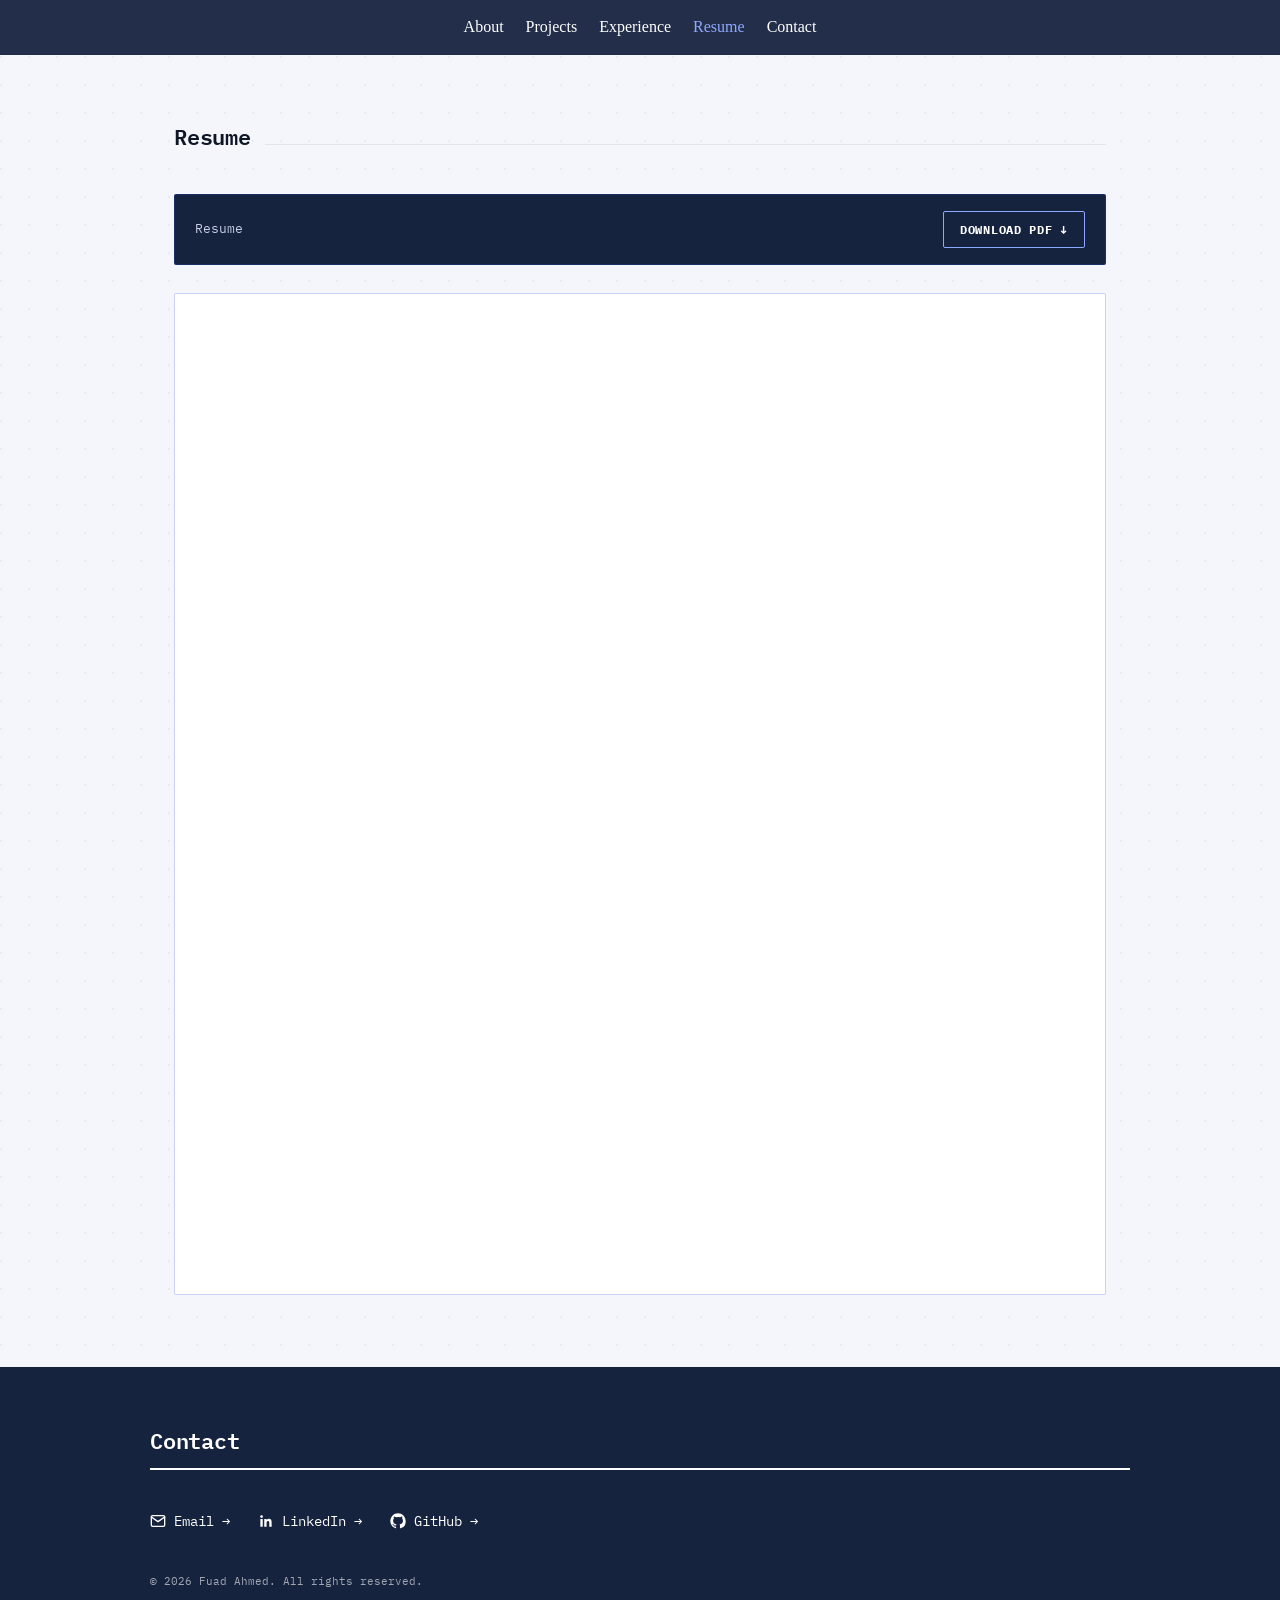
<file: resume.html>
<!DOCTYPE html>
<html lang="en">
<head>
<meta charset="UTF-8">
<meta name="viewport" content="width=device-width, initial-scale=1.0">
<title>Resume — Fuad</title>
<link rel="icon" href="fa-icon.svg" type="image/svg+xml">
<link rel="icon" href="fa-icon.ico" type="image/x-icon">
<link rel="preconnect" href="https://fonts.googleapis.com">
<link rel="preconnect" href="https://fonts.gstatic.com" crossorigin>
<link href="https://fonts.googleapis.com/css2?family=IBM+Plex+Mono:wght@400;500;600;700&family=IBM+Plex+Sans:wght@400;500;600&display=swap" rel="stylesheet">
<link rel="stylesheet" href="style.css">
</head>
<body>

<header class="site-nav">
  <div class="nav-inner">
    <nav class="nav-links">
      <a href="index.html">About</a>
      <a href="projects.html">Projects</a>
      <a href="experience.html">Experience</a>
      <a href="resume.html" class="active">Resume</a>
      <a href="#contact">Contact</a>
    </nav>
  </div>
</header>

<main class="wrap">

  <!-- ============ RESUME ============ -->
  <section class="section" style="padding-top: 64px;">
    <div class="section-head">
      <h2>Resume</h2>
      <div class="rule"></div>
    </div>

    <div class="resume-download">
      <span class="fname">Resume</span>
      <a class="dl-btn" href="Images/Documents/Fuad Ahmed Resume 2026.pdf" download>Download PDF ↓</a>
    </div>

    <div class="pdf-preview">
      <iframe src="Images/Documents/Fuad Ahmed Resume 2026.pdf" title="Fuad Ahmed — Resume PDF"></iframe>
    </div>
  </section>

  <!-- ============ CONTACT ============ -->
  <footer id="contact">
    <div class="section-head">
      <h2>Contact</h2>
      <div class="rule"></div>
    </div>
    <div class="contact-row">
      <a href="mailto:fahmed22@mun.ca"><svg viewBox="0 0 24 24" fill="none" stroke="currentColor" stroke-width="2" stroke-linecap="round" stroke-linejoin="round"><rect x="2" y="4" width="20" height="16" rx="2"></rect><path d="m22 6-10 7L2 6"></path></svg>Email →</a>
      <a href="www.linkedin.com/in/fuad-ahmed226"><svg viewBox="0 0 24 24" fill="currentColor"><path d="M20.45 20.45h-3.55v-5.57c0-1.33-.02-3.03-1.85-3.03-1.85 0-2.14 1.44-2.14 2.94v5.66H9.36V9h3.41v1.56h.05c.47-.9 1.63-1.85 3.36-1.85 3.6 0 4.27 2.37 4.27 5.46v6.28zM5.34 7.43a2.06 2.06 0 1 1 0-4.12 2.06 2.06 0 0 1 0 4.12zM7.12 20.45H3.56V9h3.56v11.45z"/></svg>LinkedIn →</a>
      <a href="https://github.com/FAhmed1I"><svg viewBox="0 0 24 24" fill="currentColor"><path d="M12 .5C5.73.5.5 5.73.5 12c0 5.08 3.29 9.39 7.86 10.91.58.11.79-.25.79-.56 0-.28-.01-1.02-.02-2-3.2.7-3.88-1.54-3.88-1.54-.53-1.34-1.29-1.7-1.29-1.7-1.05-.72.08-.71.08-.71 1.16.08 1.77 1.19 1.77 1.19 1.03 1.77 2.71 1.26 3.37.96.1-.75.4-1.26.73-1.55-2.55-.29-5.23-1.28-5.23-5.69 0-1.26.45-2.29 1.19-3.09-.12-.29-.52-1.46.11-3.05 0 0 .97-.31 3.18 1.18a11.1 11.1 0 0 1 2.9-.39c.98.01 1.97.13 2.9.39 2.2-1.49 3.17-1.18 3.17-1.18.63 1.59.23 2.76.11 3.05.74.8 1.19 1.83 1.19 3.09 0 4.42-2.69 5.39-5.25 5.68.41.36.78 1.06.78 2.15 0 1.55-.01 2.8-.01 3.18 0 .31.21.68.8.56A10.51 10.51 0 0 0 23.5 12C23.5 5.73 18.27.5 12 .5z"/></svg>GitHub →</a>
    </div>
    <p class="fine">© 2026 Fuad Ahmed. All rights reserved.</p>
  </footer>

</main>

</body>
</html>
</file>
<file: style.css>
/* ============================================================
     TOKENS
     ============================================================ */
  :root{
    --bg: #F4F6FB;
    --panel: #FFFFFF;
    --panel-2: #EDF0F8;
    --silk: #0F1626;
    --silk-dim: #4B546B;
    --copper: #3355DD;
    --copper-bright: #2946C4;
    --muted: #7C87A3;
    --line: rgba(51,85,221,0.25);
    --line-faint: rgba(15,22,38,0.08);
    --radius: 2px;
    --mono: 'IBM Plex Mono', ui-monospace, SFMono-Regular, monospace;
    --sans: 'IBM Plex Sans', -apple-system, sans-serif;
    --resume-font: Calibri, Georgia, 'Times New Roman', serif;
  }

  *{ box-sizing: border-box; margin:0; padding:0; }

  html{ scroll-behavior: smooth; }
  @media (prefers-reduced-motion: reduce){
    html{ scroll-behavior: auto; }
    *{ animation-duration: 0.01ms !important; animation-iteration-count: 1 !important; transition-duration: 0.01ms !important; }
  }

  body{
    background:
      radial-gradient(circle at 1px 1px, rgba(15,22,38,0.05) 1px, transparent 0) 0 0/28px 28px,
      var(--bg);
    color: var(--silk);
    font-family: var(--sans);
    line-height: 1.6;
    -webkit-font-smoothing: antialiased;
  }

  a{ color: var(--copper-bright); text-decoration: none; }
  a:hover{ text-decoration: underline; }
  a.plain-link{ color: inherit; text-decoration: none; }
  a.plain-link:hover{ text-decoration: none; }
  a:focus-visible, button:focus-visible{
    outline: 2px solid var(--copper-bright);
    outline-offset: 3px;
  }

  .wrap{ max-width: 980px; margin: 0 auto; padding: 0 24px; }

  .eyebrow{
    font-family: var(--mono);
    font-size: 11px;
    letter-spacing: 0.14em;
    text-transform: uppercase;
    color: var(--copper);
  }

  h1, h2, h3{
    font-family: var(--mono);
    font-weight: 600;
    letter-spacing: -0.01em;
    color: var(--silk);
  }

  /* ============================================================
     NAV
     ============================================================ */
  header.site-nav{
    position: sticky; top: 0; z-index: 50;
    background: rgba(22,35,63,0.94);
    backdrop-filter: blur(8px);
    border-bottom: 1px solid var(--line-faint);
  }
  .nav-inner{
    display: flex;
    justify-content: center;
    align-items: center;
    padding: 14px 24px;
    max-width: 980px; margin: 0 auto;
  }
  .nav-links{ display:flex; gap: 22px; font-family: var(--resume-font); font-size: 16px; }
  .nav-links a{ color: #FFFFFF; }
  .nav-links a:hover{ color: #8FA8FF; text-decoration: none; }

  /* ============================================================
     HERO
     ============================================================ */
  .hero{
    position: relative;
    left: 50%;
    width: 100vw;
    margin-left: -50vw;
    padding: 24px 0;
    background: #16233F;
  }
  .hero-inner{
    max-width: 980px;
    margin: 0 auto;
    padding: 0 24px;
  }
  .hero-banner{
    position: relative;
    width: 100%;
    min-height: clamp(260px, 32vw, 340px);
    border: 1px solid var(--line);
    border-radius: var(--radius);
    overflow: hidden;
    display: flex;
    align-items: center;
    padding: 32px;
  }
  .hero-bg-carousel{ position: absolute; inset: 0; z-index: 0; }
  .hero-bg-slide{
    position: absolute; inset: 0;
    background-size: cover;
    background-position: center;
    opacity: 0;
    transition: opacity 1.2s ease;
  }
  .hero-bg-slide.is-active{ opacity: 1; }
  .hero-text{
    position: relative;
    z-index: 1;
    background: var(--panel);
    border: 1px solid var(--line);
    border-radius: var(--radius);
    padding: 24px 28px;
  }
  .hero h1{
    font-size: clamp(34px, 6vw, 56px);
    line-height: 1.05;
    max-width: 14ch;
    color: #16233F;
  }
  .hero .role{
    margin-top: 14px;
    font-family: var(--sans);
    font-size: 17px;
    color: var(--silk-dim);
    max-width: 46ch;
  }
  .hero .role strong{ color: var(--silk); font-weight: 600; }

  /* ============================================================
     SECTION HEADERS
     ============================================================ */
  .section{ padding: 72px 0; border-bottom: 1px solid var(--line-faint); }
  .section:last-of-type{ border-bottom: none; }
  .section-head{
    display:flex; align-items: baseline; gap: 14px;
    margin-bottom: 40px;
  }
  .section-head h2{ font-size: 22px; }
  .section-head .rule{ flex:1; height:1px; background: var(--line-faint); }
  .section-head .count{ font-family: var(--mono); font-size: 12px; color: var(--muted); }

  /* ============================================================
     PROJECT SHEETS
     ============================================================ */
  .sheet{
    border: 1px solid var(--line-faint);
    border-radius: var(--radius);
    background: linear-gradient(180deg, var(--panel), var(--panel-2));
    margin-bottom: 28px;
    overflow: hidden;
    opacity: 0;
    transform: translateY(14px);
    transition: opacity 0.6s ease, transform 0.6s ease;
  }
  .sheet.is-visible{ opacity: 1; transform: translateY(0); }

  .sheet-media{
    position: relative;
    aspect-ratio: 16 / 8;
    border-bottom: 1px dashed var(--line);
    overflow: hidden;
    background: var(--panel-2);
  }

  /* carousel — click-through slides inside a .sheet-media box */
  .carousel-slide{
    position: absolute; inset: 0;
    display:flex; align-items:center; justify-content:center;
    flex-direction: column; gap: 6px;
    opacity: 0; pointer-events: none;
    transition: opacity 0.4s ease;
  }
  .carousel-slide.is-active{ opacity: 1; pointer-events: auto; }
  .carousel-slide img{ position: relative; z-index: 1; width: 100%; height: 100%; object-fit: contain; display: block; cursor: pointer; }
  .carousel-slide video{ width: 100%; height: 100%; object-fit: contain; display: block; }

  /* blurred, scaled copy of the same photo fills the letterboxed edges
     so the backdrop matches the picture instead of a flat color */
  .carousel-slide.has-img-bg{ background-size: cover; background-position: center; }
  .carousel-slide.has-img-bg::before{
    content: "";
    position: absolute; inset: 0;
    background: inherit;
    background-size: cover;
    background-position: center;
    filter: blur(24px) brightness(0.75);
    transform: scale(1.15);
    z-index: 0;
  }
  .carousel-slide.placeholder{
    background:
      radial-gradient(circle at 1px 1px, rgba(108,140,255,0.18) 1px, transparent 0) 0 0/22px 22px;
    color: var(--muted);
    font-family: var(--mono);
    font-size: 11px;
    text-align: center;
    padding: 20px;
  }
  .carousel-slide .tag{
    font-size: 10px; letter-spacing: 0.1em; text-transform: uppercase;
    border: 1px dashed var(--line); padding: 3px 8px; border-radius: var(--radius);
  }
  .carousel.has-multiple .carousel-slide{ cursor: pointer; }

  .carousel-btn{
    position: absolute; top: 50%; transform: translateY(-50%);
    width: 30px; height: 30px; border-radius: 50%;
    border: 1px solid var(--line);
    background: rgba(255,255,255,0.88);
    color: var(--silk);
    font-family: var(--mono); font-size: 15px; line-height: 1;
    display:flex; align-items:center; justify-content:center;
    cursor: pointer; z-index: 2;
  }
  .carousel-btn:hover{ background: var(--panel); }
  .carousel-btn.prev{ left: 12px; }
  .carousel-btn.next{ right: 12px; }

  .carousel-dots{
    position: absolute; bottom: 12px; left: 50%; transform: translateX(-50%);
    display:flex; gap: 6px; z-index: 2;
  }
  .carousel-dots .dot{
    width: 7px; height: 7px; border-radius: 50%; padding: 0;
    border: 1px solid var(--line);
    background: rgba(255,255,255,0.7);
    cursor: pointer;
  }
  .carousel-dots .dot.is-active{ background: var(--copper-bright); border-color: var(--copper-bright); }

  /* lightbox — full-size view opened by clicking a carousel image */
  .lightbox{
    position: fixed; inset: 0; z-index: 1000;
    background: rgba(15,22,38,0.86);
    display:flex; align-items:center; justify-content:center;
    padding: 48px;
    opacity: 0; pointer-events: none;
    transition: opacity 0.2s ease;
  }
  .lightbox.is-open{ opacity: 1; pointer-events: auto; }
  .lightbox img{
    max-width: 100%; max-height: 100%;
    border-radius: var(--radius);
    box-shadow: 0 20px 60px rgba(0,0,0,0.45);
  }
  .lightbox-close{
    position: absolute; top: 20px; right: 24px;
    width: 38px; height: 38px; border-radius: 50%;
    border: 1px solid rgba(255,255,255,0.35);
    background: rgba(255,255,255,0.08);
    color: #fff; font-size: 20px; line-height: 1;
    display:flex; align-items:center; justify-content:center;
    cursor: pointer;
  }
  .lightbox-close:hover{ background: rgba(255,255,255,0.2); }
  .lightbox-btn{
    position: absolute; top: 50%; transform: translateY(-50%);
    width: 42px; height: 42px; border-radius: 50%;
    border: 1px solid rgba(255,255,255,0.35);
    background: rgba(255,255,255,0.08);
    color: #fff; font-family: var(--mono); font-size: 20px; line-height: 1;
    display:flex; align-items:center; justify-content:center;
    cursor: pointer;
  }
  .lightbox-btn:hover{ background: rgba(255,255,255,0.2); }
  .lightbox-btn.prev{ left: 16px; }
  .lightbox-btn.next{ right: 16px; }

  .sheet-body{ padding: 26px 28px 28px; }
  .sheet-top{
    display:flex; justify-content: space-between; align-items:flex-start; gap: 16px;
    margin-bottom: 6px;
  }
  .sheet-top h3{ font-size: 19px; }
  .status{
    font-family: var(--mono); font-size: 10px; letter-spacing: 0.1em; text-transform: uppercase;
    padding: 4px 9px; border-radius: 999px; white-space: nowrap;
    border: 1px solid var(--line);
  }
  .status.active{ color: var(--copper-bright); border-color: var(--copper); }
  .status.planning{ color: var(--muted); }
  .status.research{ color: var(--silk-dim); }

  .tags{ display:flex; flex-wrap: wrap; gap: 8px; margin-bottom: 14px; }
  .org-tag{
    display:inline-flex; align-items:center; gap: 6px;
    font-family: var(--mono); font-size: 10.5px; letter-spacing: 0.04em;
    padding: 3px 10px 3px 3px; border-radius: 999px;
    border: 1px solid var(--line); color: var(--silk-dim);
  }
  .org-tag img{
    width: 18px; height: 18px;
    object-fit: contain;
    border-radius: 50%;
    background: var(--panel);
  }

  .sheet p.desc{ color: var(--silk-dim); font-size: 14.5px; margin: 12px 0 18px; max-width: 68ch; }
  .sheet-body .bullet-list{ margin: 12px 0 18px; padding-left: 20px; max-width: 68ch; }
  .sheet-body .bullet-list li{ color: var(--silk-dim); font-size: 14.5px; margin-bottom: 4px; }

  .specs{
    display: grid;
    grid-template-columns: repeat(auto-fit, minmax(180px, 1fr));
    gap: 10px 20px;
    border-top: 1px solid var(--line-faint);
    padding-top: 16px;
  }
  .spec{ font-family: var(--mono); font-size: 12px; }
  .spec .k{ color: var(--muted); display:block; font-size: 10px; letter-spacing: 0.08em; text-transform: uppercase; margin-bottom: 3px; }
  .spec .v{ color: var(--silk); }

  .sheet-links{ margin-top: 18px; display:flex; gap: 18px; font-family: var(--mono); font-size: 12px; }

  /* ============================================================
     ABOUT
     ============================================================ */
  .about-grid{ display:grid; grid-template-columns: 1fr; gap: 32px; }
  .about-grid p{ color: var(--silk-dim); font-size: 15px; margin-bottom: 14px; max-width: 58ch; }
  .about-top{ display:grid; grid-template-columns: 1fr 260px; gap: 32px; align-items: start; }
  @media (max-width: 720px){
    .about-top{ grid-template-columns: 1fr; }
  }
  .about-photo{
    width: 100%;
    aspect-ratio: 4 / 5;
    object-fit: cover;
    border: 1px solid var(--line);
    border-radius: var(--radius);
    display: block;
  }

  .skill-list{ list-style:none; }
  .skill-list li{
    display:flex; justify-content: space-between; gap: 12px;
    font-family: var(--mono); font-size: 12.5px;
    padding: 9px 0; border-bottom: 1px solid var(--line-faint);
    color: var(--silk-dim);
  }
  .skill-list li span:first-child{ color: var(--silk); }
  .skill-list li:last-child{ border-bottom: none; }

  /* ============================================================
     RESUME
     ============================================================ */
  .timeline-columns{
    display: grid;
    grid-template-columns: 1fr 1fr;
    gap: 0 48px;
  }
  @media (max-width: 720px){
    .timeline-columns{ grid-template-columns: 1fr; }
  }

  .resume-download{
    display:flex; align-items:center; justify-content: space-between; gap: 16px; flex-wrap: wrap;
    border: 1px solid var(--line);
    border-radius: var(--radius);
    padding: 16px 20px;
    margin-top: 36px;
    background: #16233F;
  }
  .resume-download .fname{ font-family: var(--mono); font-size: 13px; color: #C7CEE6; }
  .resume-download .dl-btn{
    font-family: var(--mono); font-size: 12px; font-weight: 700; letter-spacing: 0.06em; text-transform: uppercase;
    background: #16233F;
    border: 1px solid #8FA8FF; color: #FFFFFF;
    padding: 8px 16px; border-radius: var(--radius);
  }
  .resume-download .dl-btn:hover{ background: #1E2E52; text-decoration: none; }

  .pdf-preview{
    margin-top: 28px;
    border: 1px solid var(--line);
    border-radius: var(--radius);
    overflow: hidden;
    background: var(--panel);
  }
  .pdf-preview iframe{
    display: block;
    width: 100%;
    height: 1000px;
    border: none;
  }
  @media (max-width: 640px){
    .pdf-preview iframe{ height: 600px; }
  }

  .timeline{ list-style:none; }
  .timeline > li{
    padding: 20px 0; border-bottom: 1px solid var(--line-faint);
  }
  .timeline > li:last-child{ border-bottom: none; }
  .timeline .when{ font-family: var(--resume-font); font-size: 12.5px; color: var(--muted); letter-spacing: 0.02em; }
  .timeline .role-row{ display:flex; flex-direction: column; align-items:center; gap: 8px; margin-bottom: 8px; }
  .timeline .logo{
    width: 240px; height: 240px; flex-shrink: 0;
    object-fit: contain;
  }
  .timeline .what{ text-align: center; }
  .timeline .what h4{ font-family: var(--resume-font); font-size: 20px; color: var(--silk); font-weight: 600; }
  .timeline .what .org{ font-family: var(--resume-font); font-size: 18px; font-weight: 600; color: #000000; margin-bottom: 2px; }
  .timeline .what .org i{ font-weight: 400; font-style: italic; }
  .timeline .what .location{ font-family: var(--resume-font); font-size: 16px; color: var(--muted); margin-bottom: 6px; }
  .timeline .what p{ font-family: var(--resume-font); font-size: 14.5px; color: var(--silk-dim); max-width: 62ch; margin-left: auto; margin-right: auto; }
  .timeline .what .bullet-list{
    text-align: left;
    max-width: 62ch;
    margin: 0 auto;
    padding-left: 20px;
  }
  .timeline .what .bullet-list li{
    font-family: var(--resume-font); font-size: 14.5px; color: var(--silk-dim);
    margin-bottom: 4px;
  }

  .timeline .what .coursework-label{
    font-family: var(--mono); font-size: 10px; letter-spacing: 0.1em; text-transform: uppercase;
    color: var(--muted); margin-top: 16px; margin-bottom: 6px; text-align: center;
  }
  .timeline .what .coursework-list{
    list-style: none;
    display: flex; flex-wrap: wrap; justify-content: center;
    gap: 4px 10px;
    max-width: 62ch; margin: 0 auto;
  }
  .timeline .what .coursework-list li{
    font-family: var(--resume-font); font-size: 12px; color: var(--muted);
  }
  .timeline .what .coursework-list li:not(:last-child)::after{
    content: "·"; margin-left: 10px; color: var(--line);
  }

  .resume-subhead{
    font-family: var(--mono); font-size: 24px; letter-spacing: 0.12em; text-transform: uppercase;
    color: var(--copper); margin: 44px 0 8px;
  }
  .resume-subhead:first-of-type{ margin-top: 0; }

  /* ============================================================
     CONTACT / FOOTER
     ============================================================ */
  footer{
    width: 100vw;
    position: relative;
    left: 50%;
    margin-left: -50vw;
    padding: 56px 24px 64px;
    background: #16233F; color: #fff;
  }
  footer > div, footer > .fine{ max-width: 980px; margin-left: auto; margin-right: auto; }
  footer .section-head{ flex-direction: column; align-items: flex-start; gap: 10px; }
  footer .section-head h2{ color: #fff; }
  footer .section-head .rule{ flex: none; background: #fff; width: 100%; height: 2px; }
  footer .contact-row{
    display:flex; flex-wrap: wrap; justify-content: flex-start; gap: 28px; align-items: center;
    margin-bottom: 40px;
  }
  footer .contact-row a{
    display:inline-flex; align-items:center; gap: 8px;
    font-family: var(--mono); font-size: 14px;
    color: #fff;
  }
  footer .contact-row a:hover{ color: #8FA8FF; }
  footer .contact-row svg{ width: 16px; height: 16px; flex-shrink: 0; }
  footer .fine{
    font-family: var(--mono); font-size: 11px; color: rgba(255,255,255,0.6);
    text-align: left;
  }

  /* ============================================================
     ACTIVE NAV STATE
     ============================================================ */
  .nav-links a.active{ color: #8FA8FF; }
</file>
